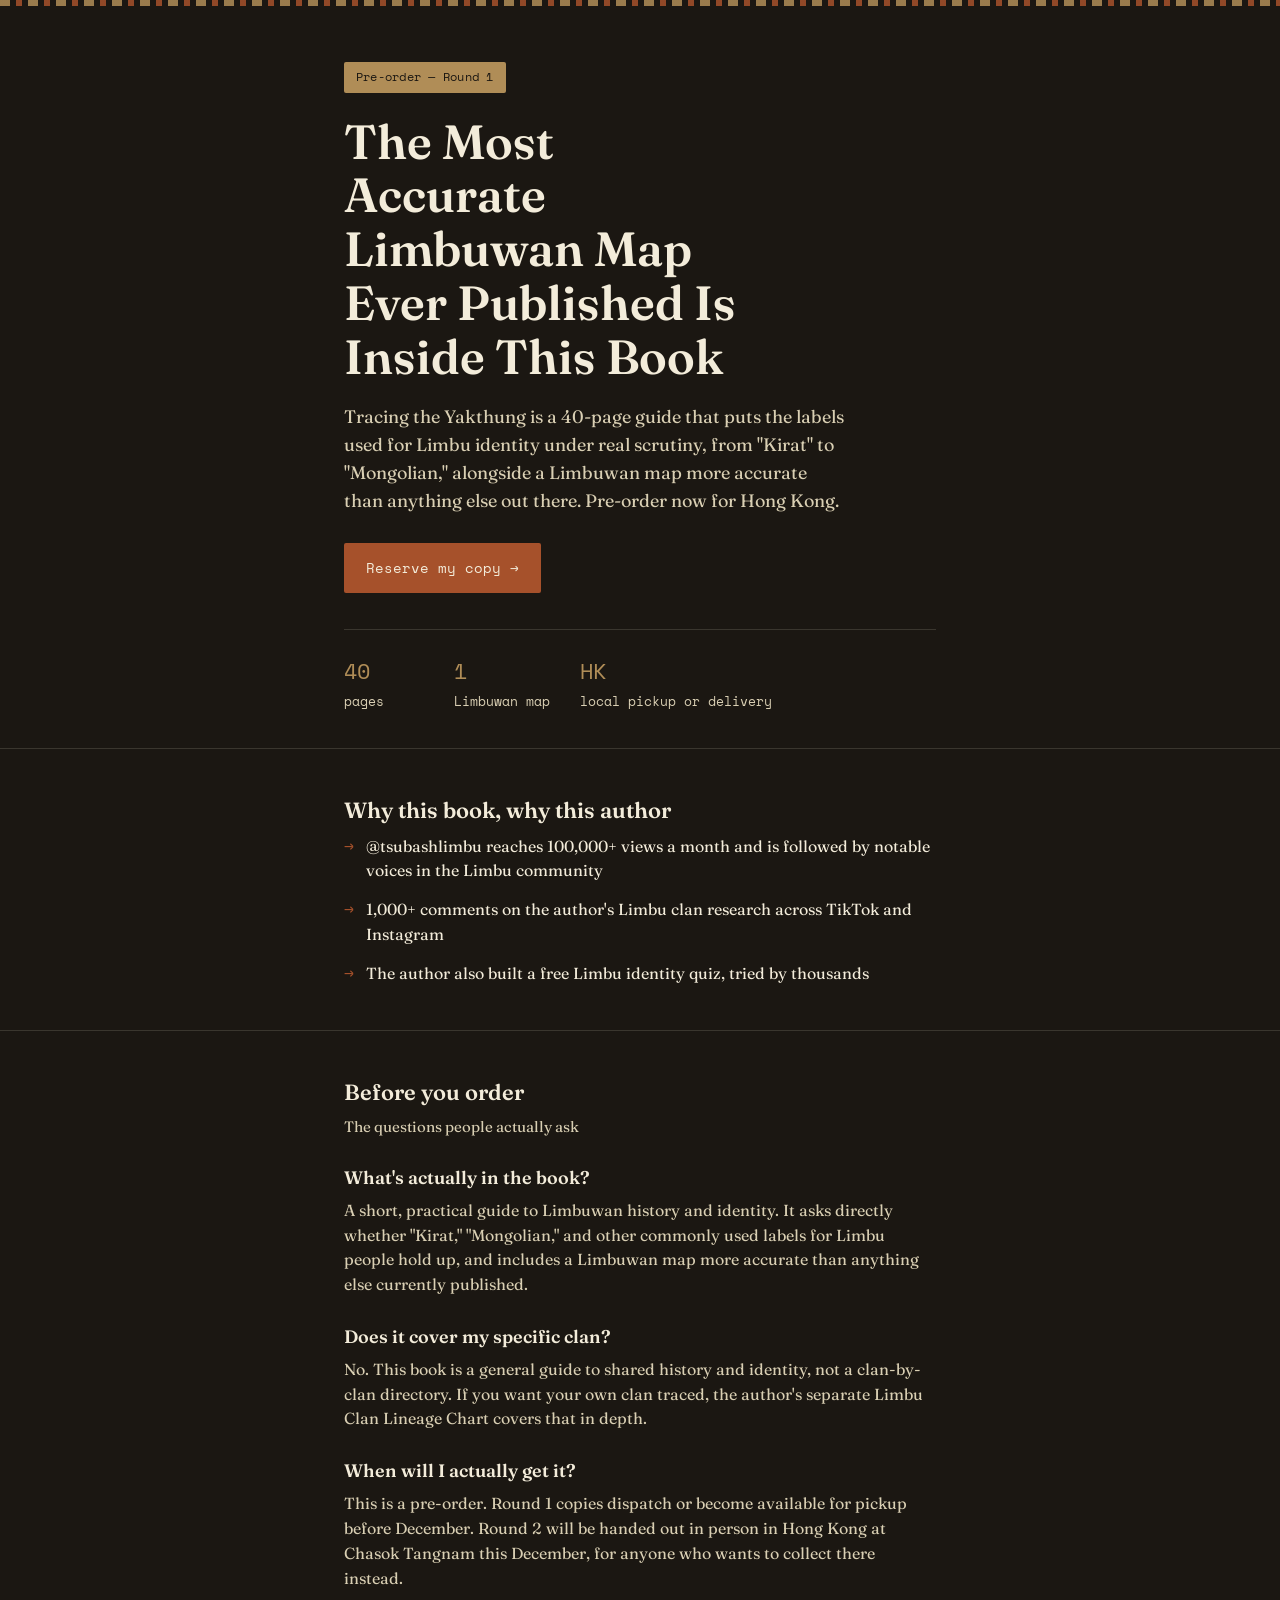
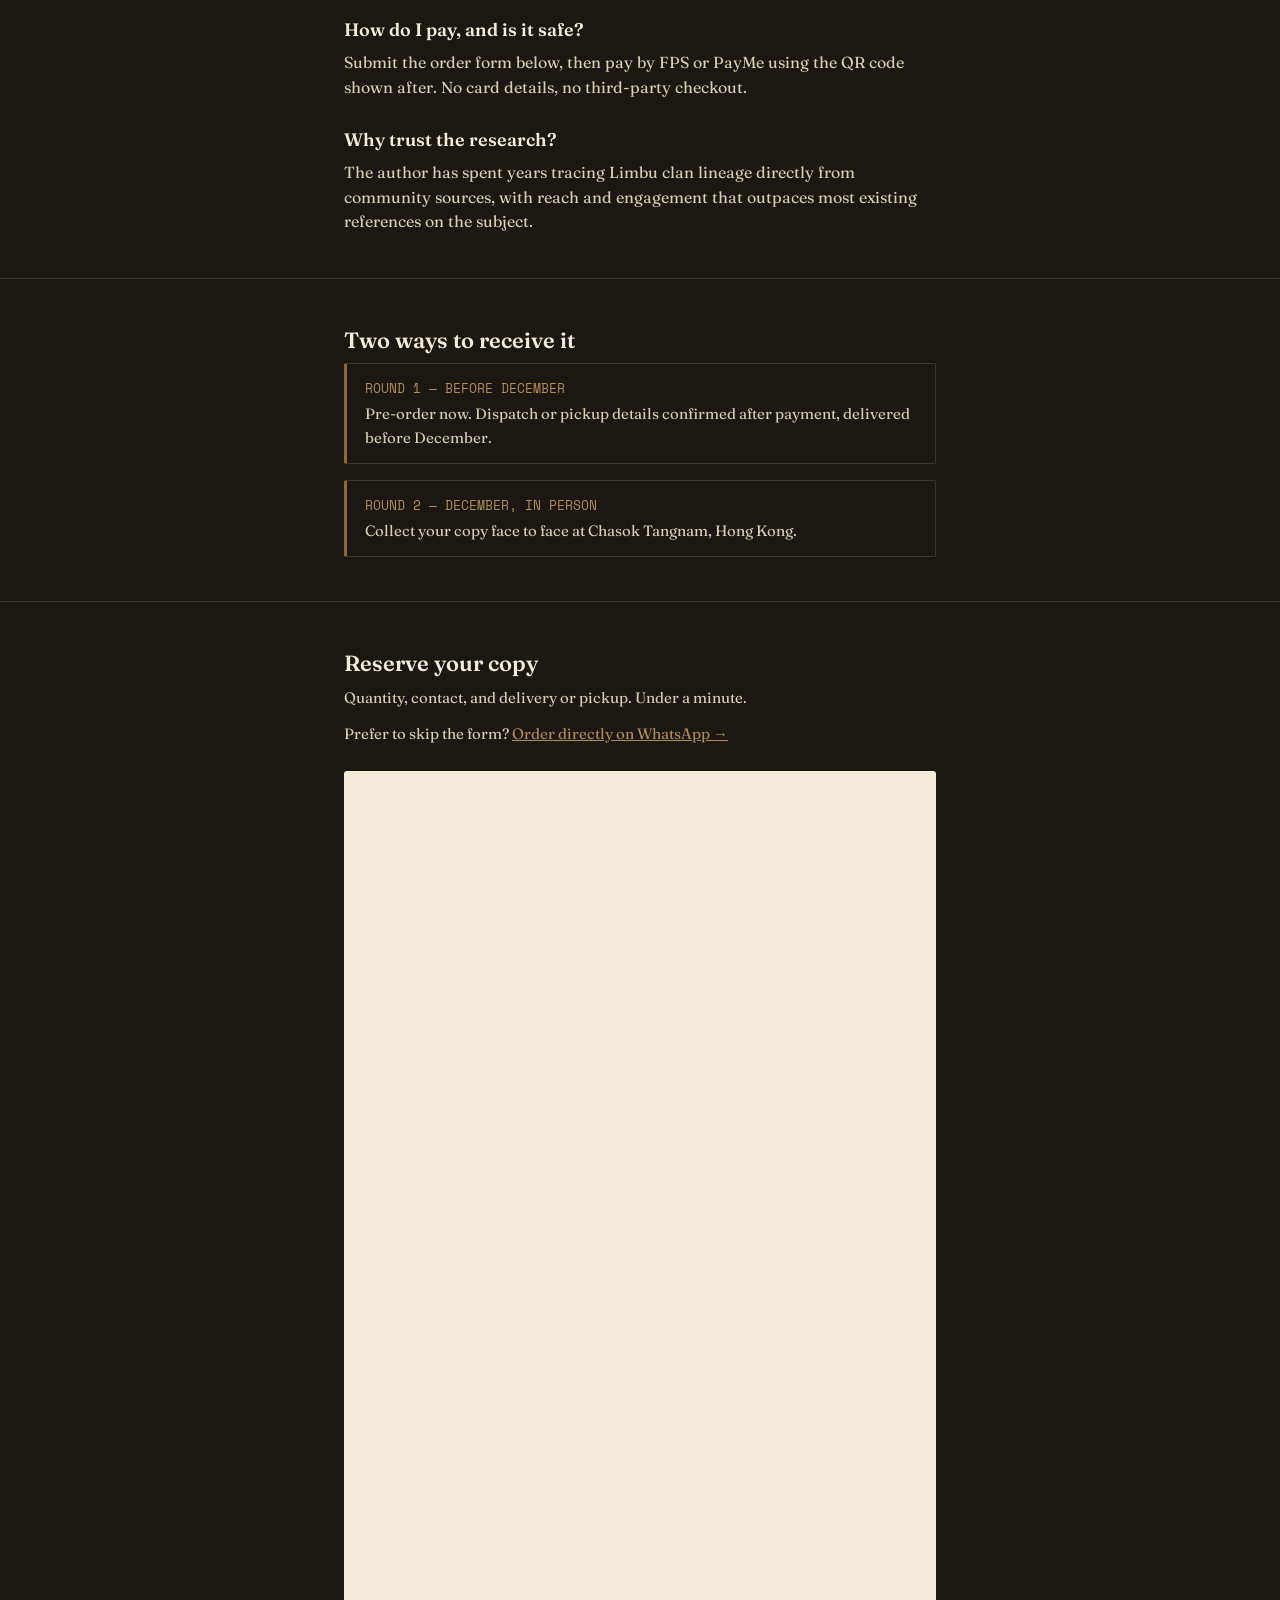
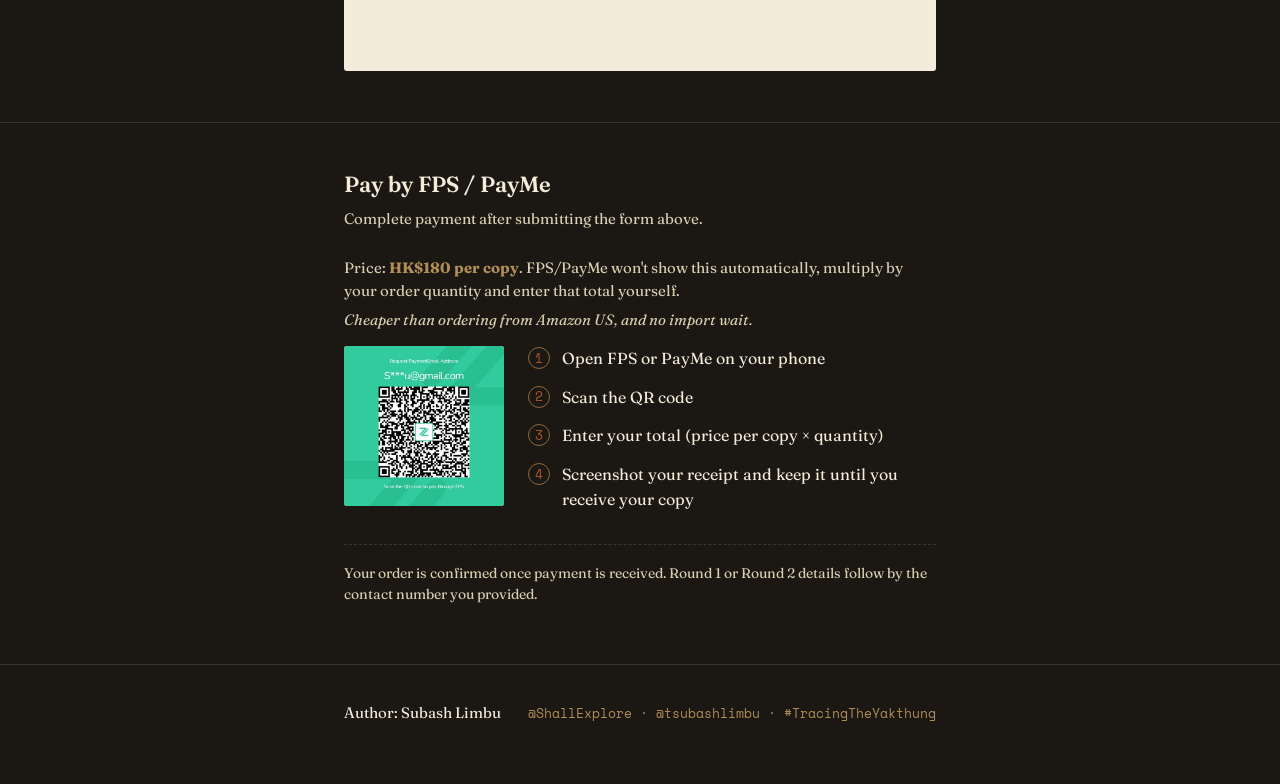
<file: ttyhk/index.html>
<!DOCTYPE html>
<html lang="en">
<head>
<meta charset="UTF-8">
<!-- Cloudflare Web Analytics --><script type='module' src='https://static.cloudflareinsights.com/beacon.min.js' data-cf-beacon='{"token": "e67f9ac42f994f4aa760be0be08aa999"}'></script><!-- End Cloudflare Web Analytics -->
<meta name="viewport" content="width=device-width, initial-scale=1.0">
<title>Tracing the Yakthung — Hong Kong Pre-Order</title>
<meta name="description" content="Pre-order Tracing the Yakthung, a 40-page guide to Limbu identity and the Limbuwan map, with delivery or pickup in Hong Kong.">
<link rel="preconnect" href="https://fonts.googleapis.com">
<link rel="preconnect" href="https://fonts.gstatic.com" crossorigin>
<link href="https://fonts.googleapis.com/css2?family=Fraunces:opsz,wght@9..144,400;9..144,500;9..144,600;9..144,700&family=Space+Mono:wght@400;700&display=swap" rel="stylesheet">
<style>
  :root {
    --ink: #1b1712;
    --ink-soft: #262019;
    --parchment: #f3ecda;
    --parchment-dim: #d9cfb3;
    --brass: #b08d57;
    --brass-deep: #8a6a3d;
    --rust: #a6512b;
    --line: rgba(243, 236, 218, 0.14);
    --max: 640px;
  }

  * { box-sizing: border-box; }
  html { scroll-behavior: smooth; }

  body {
    margin: 0;
    background: var(--ink);
    color: var(--parchment);
    font-family: 'Fraunces', serif;
    line-height: 1.55;
    -webkit-font-smoothing: antialiased;
  }

  .wrap { max-width: var(--max); margin: 0 auto; padding: 0 24px; }
  .mono { font-family: 'Space Mono', monospace; }

  .band {
    height: 6px;
    background: repeating-linear-gradient(
      90deg,
      var(--brass) 0px, var(--brass) 10px,
      transparent 10px, transparent 16px,
      var(--rust) 16px, var(--rust) 22px,
      transparent 22px, transparent 28px
    );
    opacity: 0.85;
  }

  header.hero { padding: 56px 0 36px; border-bottom: 1px solid var(--line); }

  .preorder-badge {
    display: inline-block;
    font-family: 'Space Mono', monospace;
    font-size: 12px;
    letter-spacing: 0.02em;
    color: var(--ink);
    background: var(--brass);
    padding: 6px 12px;
    border-radius: 2px;
    margin-bottom: 22px;
  }

  h1 {
    font-size: clamp(32px, 6.5vw, 48px);
    font-weight: 600;
    line-height: 1.12;
    margin: 0 0 20px;
    max-width: 13ch;
  }

  .lede {
    font-size: 18px;
    color: var(--parchment-dim);
    max-width: 42ch;
    margin: 0 0 28px;
  }

  .cta-btn {
    display: inline-block;
    font-family: 'Space Mono', monospace;
    font-size: 14px;
    background: var(--rust);
    color: var(--parchment);
    text-decoration: none;
    padding: 14px 22px;
    border-radius: 2px;
    margin-bottom: 36px;
  }

  .stat-row {
    display: flex;
    gap: 30px;
    flex-wrap: wrap;
    padding-top: 24px;
    border-top: 1px solid var(--line);
  }

  .stat { min-width: 80px; }
  .stat .num { font-family: 'Space Mono', monospace; font-size: 22px; color: var(--brass); display: block; }
  .stat .label { font-size: 13px; color: var(--parchment-dim); }

  section { padding: 44px 0; border-bottom: 1px solid var(--line); }

  h2 { font-size: 22px; font-weight: 600; margin: 0 0 6px; }
  .section-note { color: var(--parchment-dim); font-size: 15px; margin: 0 0 26px; }

  .trust-strip {
    display: grid;
    gap: 14px;
  }

  .trust-strip .row {
    display: flex;
    gap: 12px;
    align-items: baseline;
    font-size: 16px;
  }

  .trust-strip .mark { font-family: 'Space Mono', monospace; color: var(--rust); flex-shrink: 0; }

  .faq { display: grid; gap: 26px; }

  .faq-item .q {
    font-size: 18px;
    font-weight: 600;
    margin: 0 0 6px;
    color: var(--parchment);
  }

  .faq-item .a {
    font-size: 16px;
    color: var(--parchment-dim);
    margin: 0;
  }

  .faq-item .a a { color: var(--brass); }

  .timeline {
    display: grid;
    gap: 16px;
  }

  .timeline .round {
    border: 1px solid var(--line);
    border-left: 3px solid var(--brass-deep);
    padding: 14px 18px;
    border-radius: 2px;
  }

  .timeline .round .when {
    font-family: 'Space Mono', monospace;
    font-size: 13px;
    color: var(--brass);
    display: block;
    margin-bottom: 4px;
  }

  .timeline .round p { margin: 0; font-size: 15px; color: var(--parchment-dim); }

  .order-form-frame {
    width: 100%;
    min-height: 900px;
    border: 1px solid var(--line);
    background: var(--parchment);
    border-radius: 3px;
  }

  .payment-block {
    display: grid;
    grid-template-columns: 160px 1fr;
    gap: 24px;
    align-items: start;
  }

  @media (max-width: 480px) { .payment-block { grid-template-columns: 1fr; } }

  .qr-slot {
    width: 160px; height: 160px;
    background: var(--parchment);
    border-radius: 3px;
    display: flex; align-items: center; justify-content: center;
    overflow: hidden;
  }

  .qr-slot img {
    width: 100%; height: 100%;
    object-fit: contain;
  }

  .payment-steps { margin: 0; padding: 0; list-style: none; counter-reset: step; }

  .payment-steps li {
    counter-increment: step;
    padding-left: 34px;
    position: relative;
    margin-bottom: 14px;
    font-size: 16px;
  }

  .payment-steps li::before {
    content: counter(step);
    position: absolute; left: 0; top: 1px;
    font-family: 'Space Mono', monospace; font-size: 13px;
    color: var(--rust);
    border: 1px solid var(--brass-deep);
    width: 20px; height: 20px;
    display: flex; align-items: center; justify-content: center;
    border-radius: 50%;
  }

  .fulfil-note {
    font-size: 14px; color: var(--parchment-dim);
    margin-top: 18px; padding-top: 18px;
    border-top: 1px dashed var(--line);
  }

  footer {
    padding: 36px 0 60px;
    display: flex; justify-content: space-between; align-items: center;
    flex-wrap: wrap; gap: 14px;
  }

  footer .author { font-size: 15px; }
  footer .handles { font-family: 'Space Mono', monospace; font-size: 13px; color: var(--brass); }
</style>
</head>
<body>

<div class="band"></div>

<header class="hero">
  <div class="wrap">
    <span class="preorder-badge mono">Pre-order — Round 1</span>
    <h1>The Most Accurate Limbuwan Map Ever Published Is Inside This Book</h1>
    <p class="lede">Tracing the Yakthung is a 40-page guide that puts the labels used for Limbu identity under real scrutiny, from "Kirat" to "Mongolian," alongside a Limbuwan map more accurate than anything else out there. Pre-order now for Hong Kong.</p>
    <a href="#order" class="cta-btn">Reserve my copy →</a>
    <div class="stat-row mono">
      <div class="stat">
        <span class="num">40</span>
        <span class="label">pages</span>
      </div>
      <div class="stat">
        <span class="num">1</span>
        <span class="label">Limbuwan map</span>
      </div>
      <div class="stat">
        <span class="num">HK</span>
        <span class="label">local pickup or delivery</span>
      </div>
    </div>
  </div>
</header>

<section id="trust">
  <div class="wrap">
    <h2>Why this book, why this author</h2>
    <div class="trust-strip">
      <div class="row"><span class="mark mono">→</span> @tsubashlimbu reaches 100,000+ views a month and is followed by notable voices in the Limbu community</div>
      <div class="row"><span class="mark mono">→</span> 1,000+ comments on the author's Limbu clan research across TikTok and Instagram</div>
      <div class="row"><span class="mark mono">→</span> The author also built a free Limbu identity quiz, tried by thousands</div>
    </div>
  </div>
</section>

<section id="faq">
  <div class="wrap">
    <h2>Before you order</h2>
    <p class="section-note">The questions people actually ask</p>
    <div class="faq">
      <div class="faq-item">
        <p class="q">What's actually in the book?</p>
        <p class="a">A short, practical guide to Limbuwan history and identity. It asks directly whether "Kirat," "Mongolian," and other commonly used labels for Limbu people hold up, and includes a Limbuwan map more accurate than anything else currently published.</p>
      </div>
      <div class="faq-item">
        <p class="q">Does it cover my specific clan?</p>
        <p class="a">No. This book is a general guide to shared history and identity, not a clan-by-clan directory. If you want your own clan traced, the author's separate Limbu Clan Lineage Chart covers that in depth.</p>
      </div>
      <div class="faq-item">
        <p class="q">When will I actually get it?</p>
        <p class="a">This is a pre-order. Round 1 copies dispatch or become available for pickup before December. Round 2 will be handed out in person in Hong Kong at Chasok Tangnam this December, for anyone who wants to collect there instead.</p>
      </div>
      <div class="faq-item">
        <p class="q">How do I pay, and is it safe?</p>
        <p class="a">Submit the order form below, then pay by FPS or PayMe using the QR code shown after. No card details, no third-party checkout.</p>
      </div>
      <div class="faq-item">
        <p class="q">Why trust the research?</p>
        <p class="a">The author has spent years tracing Limbu clan lineage directly from community sources, with reach and engagement that outpaces most existing references on the subject.</p>
      </div>
    </div>
  </div>
</section>

<section id="timeline">
  <div class="wrap">
    <h2>Two ways to receive it</h2>
    <div class="timeline">
      <div class="round">
        <span class="when mono">ROUND 1 — BEFORE DECEMBER</span>
        <p>Pre-order now. Dispatch or pickup details confirmed after payment, delivered before December.</p>
      </div>
      <div class="round">
        <span class="when mono">ROUND 2 — DECEMBER, IN PERSON</span>
        <p>Collect your copy face to face at Chasok Tangnam, Hong Kong.</p>
      </div>
    </div>
  </div>
</section>

<section id="order">
  <div class="wrap">
    <h2>Reserve your copy</h2>
    <p class="section-note">Quantity, contact, and delivery or pickup. Under a minute.</p>
    <p class="section-note" style="margin-top:-14px; margin-bottom:26px;">
      Prefer to skip the form? <a href="https://wa.me/85296341174?text=Hi%2C%20I%27d%20like%20to%20pre-order%20Tracing%20the%20Yakthung" style="color:var(--brass);">Order directly on WhatsApp →</a>
    </p>
    <!-- Replace src below with your Google Form's published /viewform URL, plus ?embedded=true -->
    <iframe class="order-form-frame" src="https://docs.google.com/forms/d/e/1FAIpQLSeqOvEuvyBhG61vxf5E6R1-El8JiDtsYHUgMFcimwo5g_axOw/viewform?embedded=true" title="Tracing the Yakthung order form">Loading order form…</iframe>
  </div>
</section>

<section id="pay">
  <div class="wrap">
    <h2>Pay by FPS / PayMe</h2>
    <p class="section-note">Complete payment after submitting the form above.</p>
    <p class="section-note" style="margin-bottom:6px;">Price: <strong style="color:var(--brass);">HK$180 per copy</strong>. FPS/PayMe won't show this automatically, multiply by your order quantity and enter that total yourself.</p>
    <p class="section-note" style="margin-bottom:14px; font-style:italic;">Cheaper than ordering from Amazon US, and no import wait.</p>
    <div class="payment-block">
      <div class="qr-slot"><img src="/assets/ttyhk-fps-qr.jpg" alt="Scan to pay via FPS"></div>
      <ol class="payment-steps">
        <li>Open FPS or PayMe on your phone</li>
        <li>Scan the QR code</li>
        <li>Enter your total (price per copy × quantity)</li>
        <li>Screenshot your receipt and keep it until you receive your copy</li>
      </ol>
    </div>
    <p class="fulfil-note">Your order is confirmed once payment is received. Round 1 or Round 2 details follow by the contact number you provided.</p>
  </div>
</section>

<footer>
  <div class="wrap" style="display:flex; justify-content:space-between; align-items:center; flex-wrap:wrap; gap:14px; width:100%;">
    <div class="author">Author: Subash Limbu</div>
    <div class="handles">@ShallExplore · @tsubashlimbu · #TracingTheYakthung</div>
  </div>
</footer>

</body>
</html>
</file>
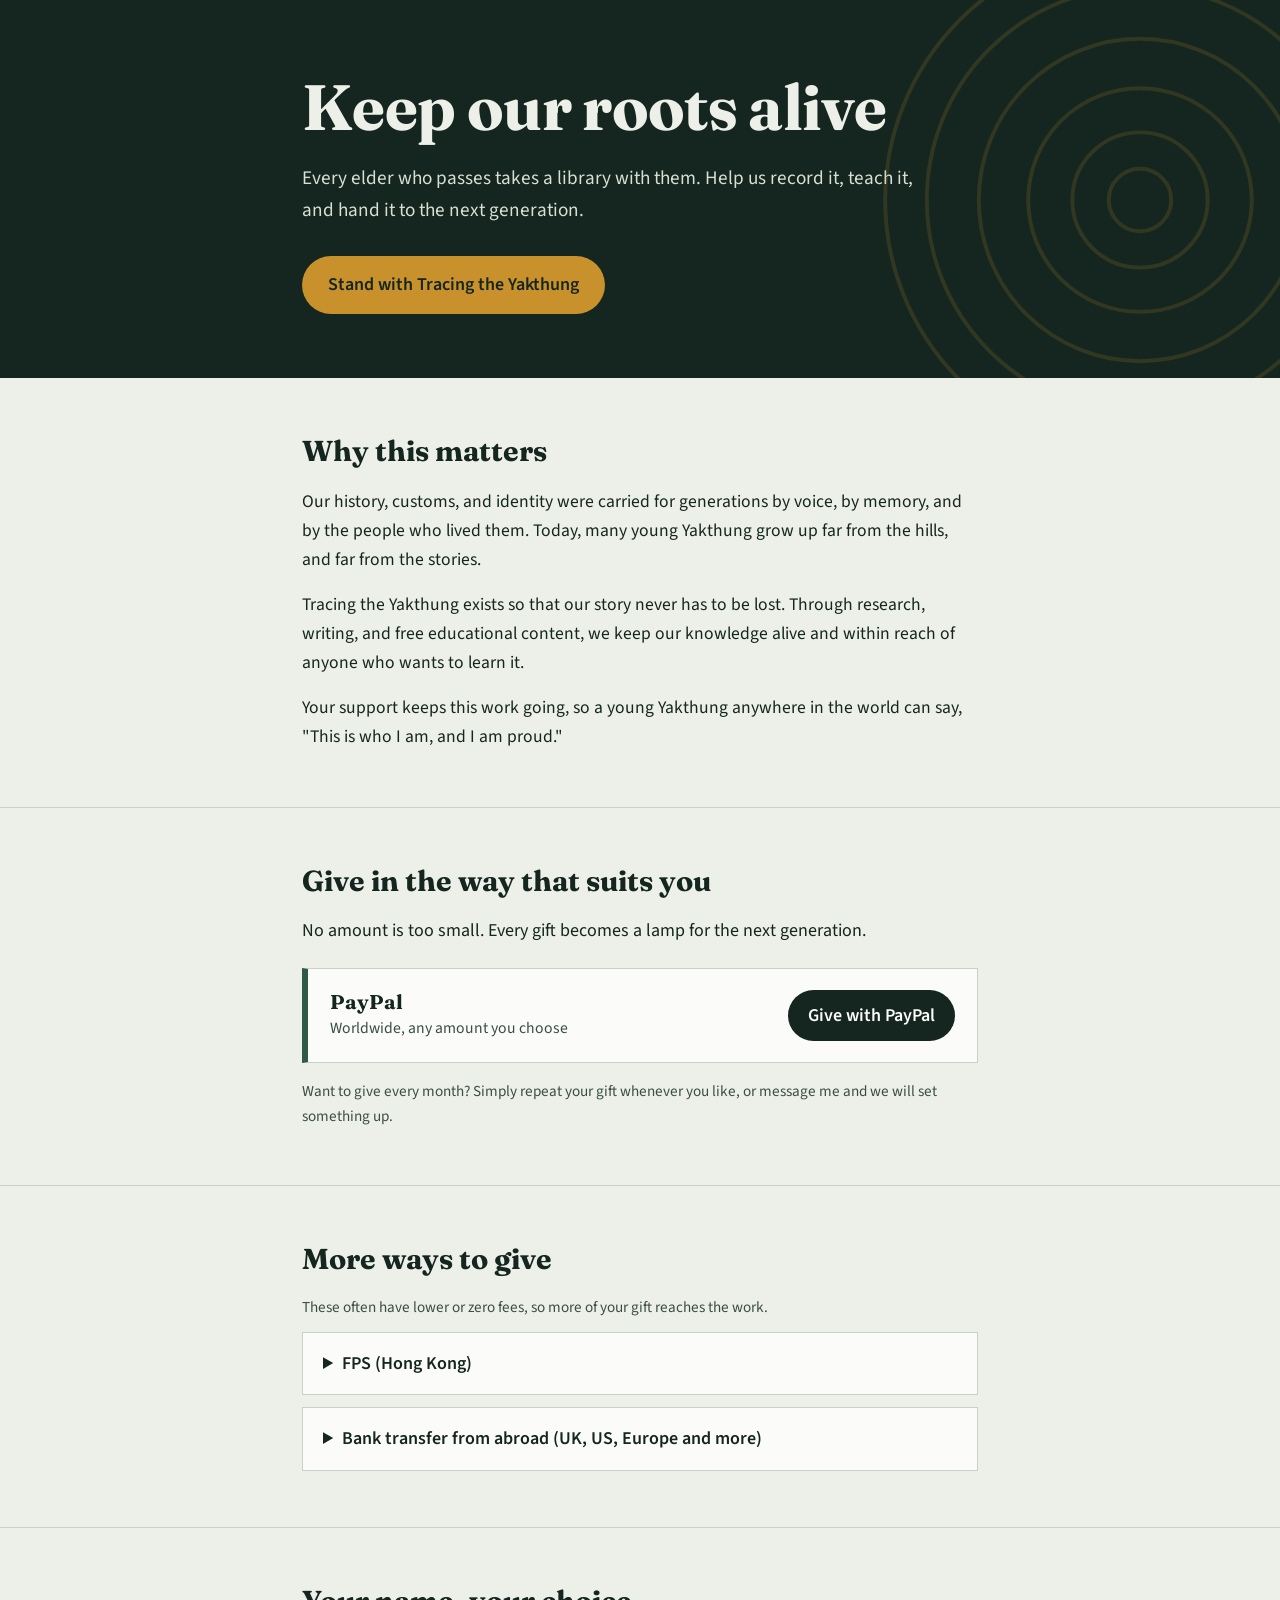
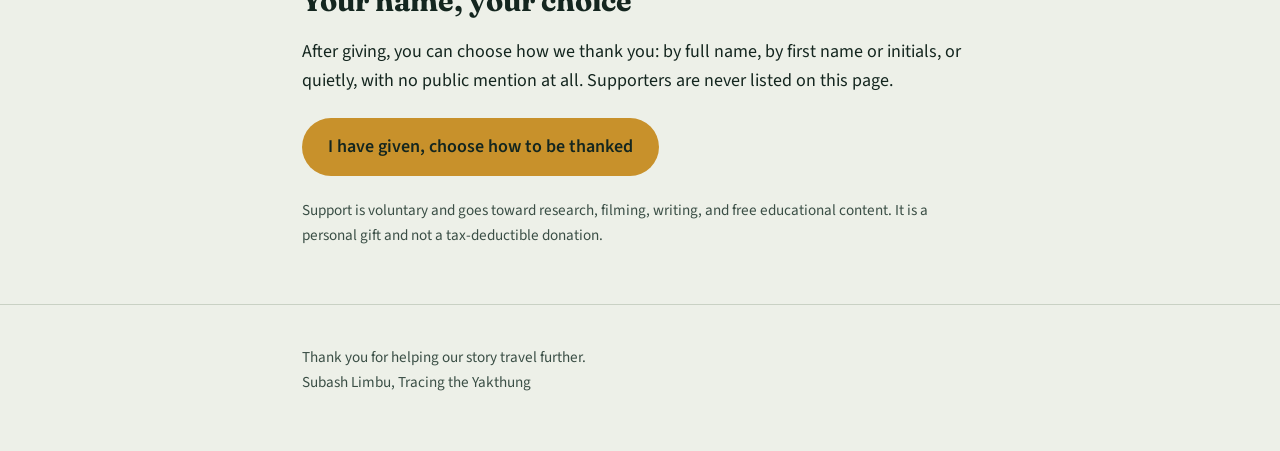
<file: yakthungforlife/index.html>
<!DOCTYPE html>
<html lang="en">
<head>
<meta charset="utf-8">
<!-- Cloudflare Web Analytics --><script type='module' src='https://static.cloudflareinsights.com/beacon.min.js' data-cf-beacon='{"token": "e67f9ac42f994f4aa760be0be08aa999"}'></script><!-- End Cloudflare Web Analytics -->
<meta name="viewport" content="width=device-width, initial-scale=1">
<title>Keep Our Roots Alive | Tracing the Yakthung</title>
<meta name="description" content="Support the preservation of Yakthung history, knowledge, customs and identity for the next generation.">
<!-- Unlisted page: hidden from search engines. Do not add to menus or sitemap. -->
<meta name="robots" content="noindex, nofollow">
<link rel="preconnect" href="https://fonts.googleapis.com">
<link rel="preconnect" href="https://fonts.gstatic.com" crossorigin>
<link href="https://fonts.googleapis.com/css2?family=Fraunces:opsz,wght@9..144,500;9..144,700&family=Source+Sans+3:wght@400;600&display=swap" rel="stylesheet">
<style>
:root{
  --mist:#EDF0E8; --ink:#14261F; --moss:#2F5A46; --clay:#A63A2B; --gold:#C8912B; --line:#C9D1C4; --white:#FBFCF9;
  --serif:"Fraunces",Georgia,"Times New Roman",serif; --sans:"Source Sans 3",system-ui,-apple-system,"Segoe UI",sans-serif;
}
*{box-sizing:border-box;margin:0;padding:0}
html{scroll-behavior:smooth}
body{background:var(--mist);color:var(--ink);font:18px/1.65 var(--sans)}
a{color:var(--clay)}
:focus-visible{outline:3px solid var(--gold);outline-offset:3px}
.wrap{max-width:720px;margin:0 auto;padding:0 22px}
header.hero{background:var(--ink);color:var(--mist);padding:72px 0 64px;position:relative;overflow:hidden}
header.hero svg{position:absolute;right:-120px;top:-60px;width:520px;height:520px;opacity:.16}
h1{font:700 clamp(2.4rem,7vw,4rem)/1.08 var(--serif);letter-spacing:-.01em;max-width:11em}
.hero p{margin-top:22px;font-size:1.2rem;max-width:32em;color:#D9E0D3}
.btn{display:inline-block;background:var(--gold);color:var(--ink);font-weight:600;text-decoration:none;padding:14px 26px;border-radius:999px;margin-top:30px}
.btn:hover{background:#D9A23A}
section{padding:56px 0;border-bottom:1px solid var(--line)}
h2{font:700 1.8rem/1.2 var(--serif);margin-bottom:18px}
p+p{margin-top:16px}
.story p{font-size:1.1rem}
.tiers{display:grid;gap:14px;margin-top:22px}
.tier{background:var(--white);border:1px solid var(--line);border-left:6px solid var(--moss);padding:20px 22px;display:flex;gap:16px;align-items:center;justify-content:space-between;flex-wrap:wrap}
.tier:nth-child(2){border-left-color:var(--gold)}
.tier:nth-child(3){border-left-color:var(--clay)}
.tier h3{font:700 1.25rem var(--serif)}
.tier p{font-size:.98rem;color:#3A4E45;margin:2px 0 0}
.tier a.pay{background:var(--ink);color:var(--white);text-decoration:none;font-weight:600;padding:11px 20px;border-radius:999px;white-space:nowrap}
.tier a.pay:hover{background:var(--moss)}
details{background:var(--white);border:1px solid var(--line);padding:16px 20px;margin-top:12px}
summary{cursor:pointer;font-weight:600}
details p{margin-top:10px;font-size:1rem}
code{background:var(--mist);padding:2px 8px;font-size:.95rem;word-break:break-all}
img.qr{display:block;width:180px;max-width:100%;margin-top:12px;border:1px solid var(--line)}
.note{font-size:.95rem;color:#3A4E45}
footer{padding:40px 0 56px;font-size:.95rem;color:#3A4E45}
@media (prefers-reduced-motion:reduce){html{scroll-behavior:auto}}
</style>
</head>
<body>

<header class="hero">
  <!-- Tree rings: a quiet nod to roots and time -->
  <svg viewBox="0 0 200 200" fill="none" stroke="#C8912B" stroke-width="1.5" aria-hidden="true">
    <circle cx="100" cy="100" r="12"/><circle cx="100" cy="100" r="26"/><circle cx="100" cy="100" r="43"/>
    <circle cx="100" cy="100" r="62"/><circle cx="100" cy="100" r="82"/><circle cx="100" cy="100" r="98"/>
  </svg>
  <div class="wrap">
    <h1>Keep our roots alive</h1>
    <p>Every elder who passes takes a library with them. Help us record it, teach it, and hand it to the next generation.</p>
    <a class="btn" href="#give">Stand with Tracing the Yakthung</a>
  </div>
</header>

<main>
<section class="story">
  <div class="wrap">
    <h2>Why this matters</h2>
    <p>Our history, customs, and identity were carried for generations by voice, by memory, and by the people who lived them. Today, many young Yakthung grow up far from the hills, and far from the stories.</p>
    <p>Tracing the Yakthung exists so that our story never has to be lost. Through research, writing, and free educational content, we keep our knowledge alive and within reach of anyone who wants to learn it.</p>
    <p>Your support keeps this work going, so a young Yakthung anywhere in the world can say, "This is who I am, and I am proud."</p>
  </div>
</section>

<section id="give">
  <div class="wrap">
    <h2>Give in the way that suits you</h2>
    <p>No amount is too small. Every gift becomes a lamp for the next generation.</p>

    <div class="tiers">
      <div class="tier">
        <div><h3>PayPal</h3><p>Worldwide, any amount you choose</p></div>
        <a class="pay" href="https://www.paypal.me/subashlimbu97" rel="noopener">Give with PayPal</a>
      </div>
    </div>
    <p class="note" style="margin-top:16px">Want to give every month? Simply repeat your gift whenever you like, or message me and we will set something up.</p>
  </div>
</section>

<section>
  <div class="wrap">
    <h2>More ways to give</h2>
    <p class="note">These often have lower or zero fees, so more of your gift reaches the work.</p>

    <details>
      <summary>FPS (Hong Kong)</summary>
      <p>Send via FPS to ID: <code>106538200</code></p>
    </details>

    <details>
      <summary>Bank transfer from abroad (UK, US, Europe and more)</summary>
      <p>Message me on <a href="https://instagram.com/tsubashlimbu" rel="noopener">Instagram @tsubashlimbu</a> and I will send you the transfer details.</p>
    </details>

    <!-- FUTURE: Nepal wallets (Khalti / eSewa / IME Pay). Uncomment when QR is ready, then add qr-nepal-wallet.png next to this file.
    <details>
      <summary>Nepal wallets (Khalti, eSewa, IME Pay)</summary>
      <p>Scan the QR code in your wallet app.</p>
      <img class="qr" src="qr-nepal-wallet.png" alt="QR code for Nepal wallet donations">
    </details>
    -->
  </div>
</section>

<section>
  <div class="wrap">
    <h2>Your name, your choice</h2>
    <p>After giving, you can choose how we thank you: by full name, by first name or initials, or quietly, with no public mention at all. Supporters are never listed on this page.</p>
    <a class="btn" style="margin-top:22px" href="thank-you.html">I have given, choose how to be thanked</a>
    <p class="note" style="margin-top:22px">Support is voluntary and goes toward research, filming, writing, and free educational content. It is a personal gift and not a tax-deductible donation.</p>
  </div>
</section>
</main>

<footer>
  <div class="wrap">
    <p>Thank you for helping our story travel further.<br>Subash Limbu, Tracing the Yakthung</p>
  </div>
</footer>

</body>
</html>
</file>
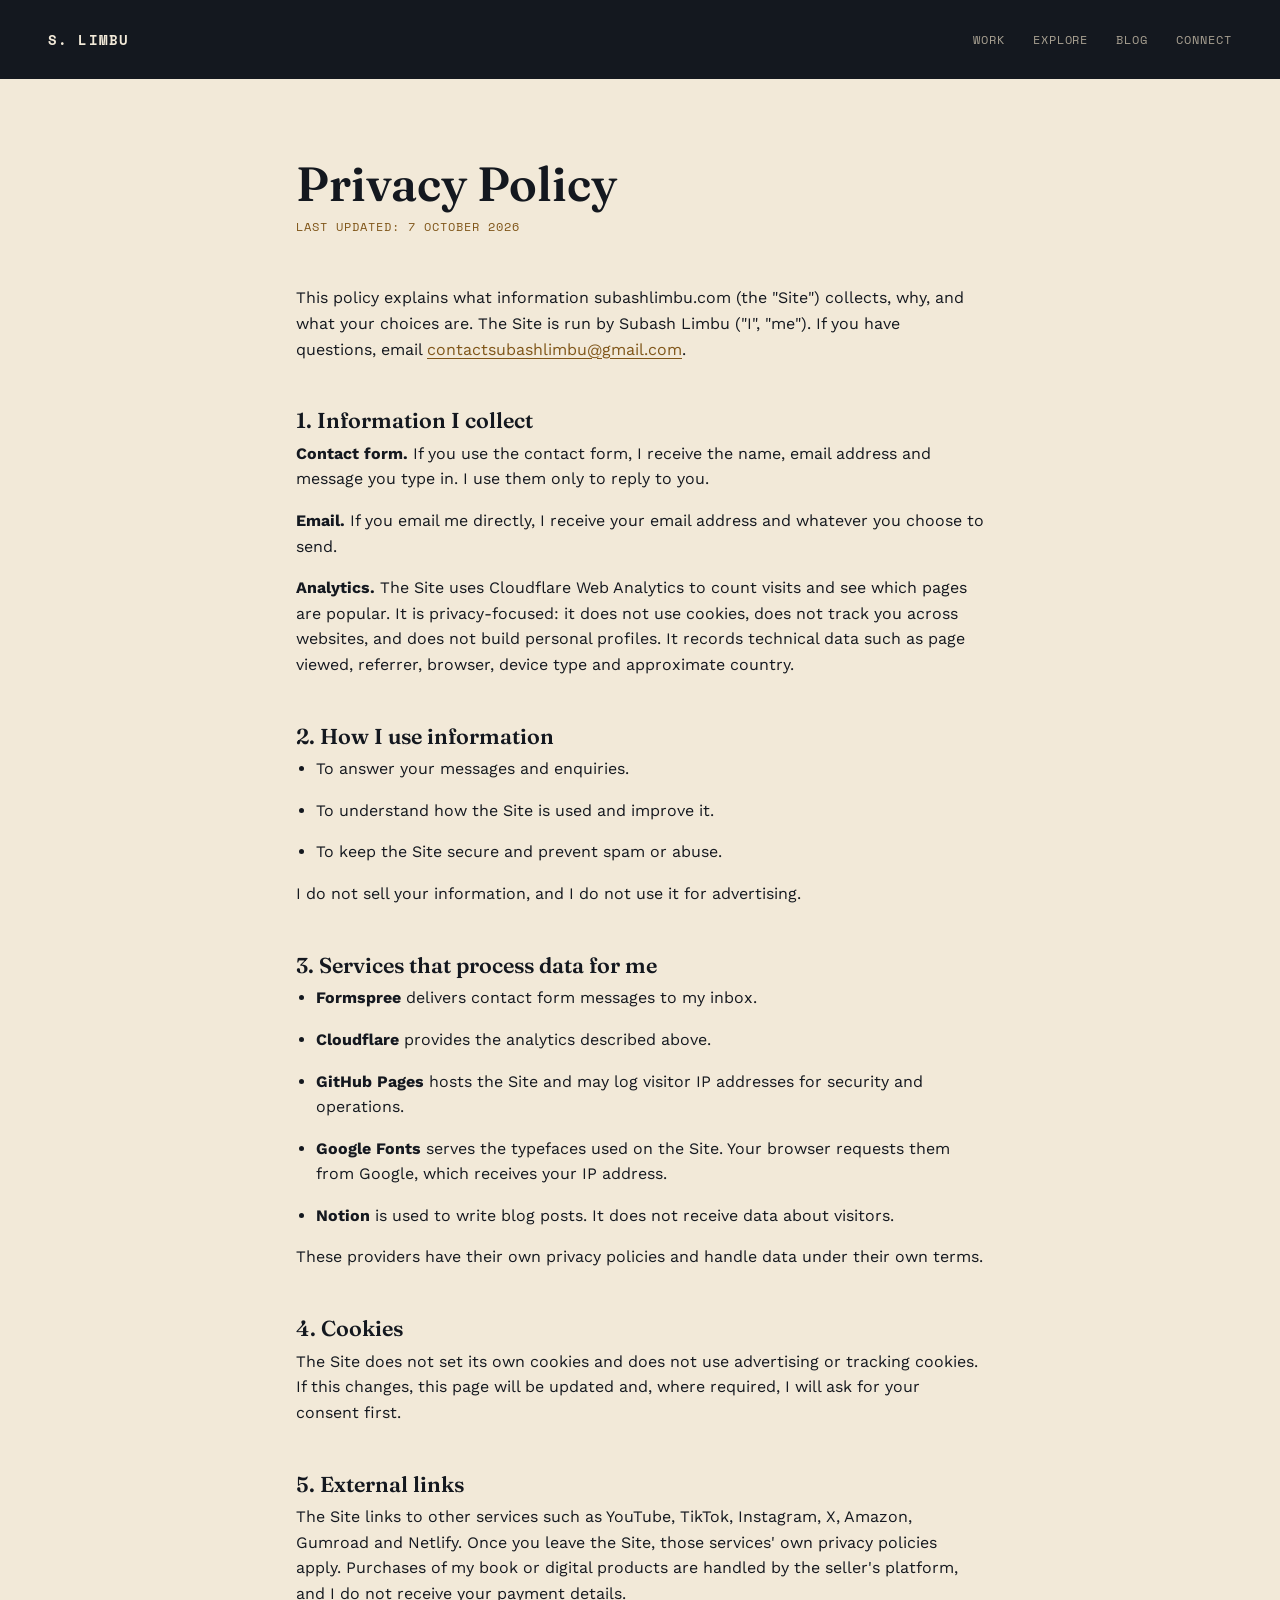
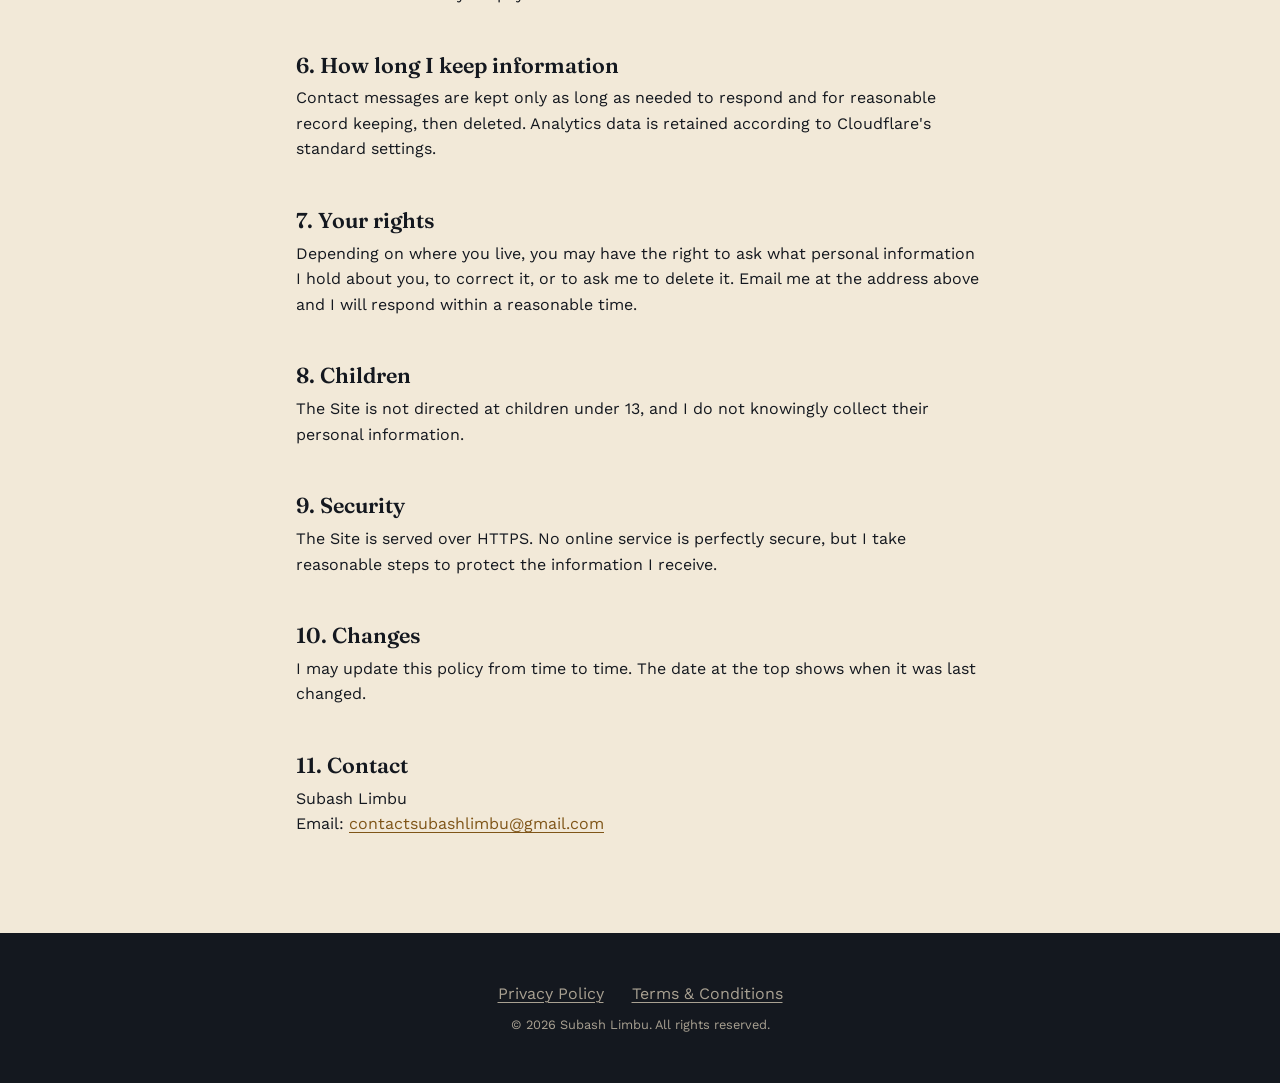
<file: privacy.html>
<!DOCTYPE html>
<html lang="en">
<head>
<meta charset="UTF-8">
<meta name="viewport" content="width=device-width, initial-scale=1.0">
<title>Privacy Policy | Subash Limbu</title>
<meta name="description" content="How subashlimbu.com collects, uses and protects your information, including the contact form and analytics.">
<link rel="canonical" href="https://subashlimbu.com/privacy.html">
<link rel="icon" type="image/png" href="/assets/favicon.png">
<meta property="og:type" content="website">
<meta property="og:title" content="Privacy Policy | Subash Limbu">
<meta property="og:description" content="How subashlimbu.com collects, uses and protects your information.">
<meta property="og:url" content="https://subashlimbu.com/privacy.html">
<meta property="og:image" content="https://subashlimbu.com/assets/img/og-cover.jpg">
<meta name="twitter:card" content="summary_large_image">
<!-- Cloudflare Web Analytics --><script type='module' src='https://static.cloudflareinsights.com/beacon.min.js' data-cf-beacon='{"token": "e67f9ac42f994f4aa760be0be08aa999"}'></script><!-- End Cloudflare Web Analytics -->
<link rel="preconnect" href="https://fonts.googleapis.com">
<link rel="preconnect" href="https://fonts.gstatic.com" crossorigin>
<link href="https://fonts.googleapis.com/css2?family=Fraunces:ital,opsz,wght@0,9..144,500;0,9..144,600;1,9..144,500&family=Work+Sans:wght@400;500;600&family=Space+Mono:wght@400;700&display=swap" rel="stylesheet" media="print" onload="this.media='all'">
<noscript><link href="https://fonts.googleapis.com/css2?family=Fraunces:ital,opsz,wght@0,9..144,500;0,9..144,600;1,9..144,500&family=Work+Sans:wght@400;500;600&family=Space+Mono:wght@400;700&display=swap" rel="stylesheet"></noscript>
<link rel="stylesheet" href="/assets/css/style.css">
<style>
  .legal { max-width: 720px; margin: 0 auto; padding: var(--space-5) var(--space-2) var(--space-5); }
  .legal h1 { font-size: clamp(2rem, 6vw, 3rem); margin-bottom: var(--space-1); }
  .legal .updated { font-family: var(--font-mono); font-size: 0.78rem; letter-spacing: 0.08em; color: var(--brass-dark); margin-bottom: var(--space-4); }
  .legal h2 { font-size: 1.35rem; margin: var(--space-4) 0 var(--space-1); }
  .legal p, .legal li { margin-bottom: var(--space-2); }
  .legal ul { padding-left: 1.25rem; margin: 0 0 var(--space-2); }
  .legal a { color: var(--brass-dark); text-decoration: underline; text-underline-offset: 3px; }
  .legal a:hover { color: var(--madder); }
  .footer-links { display: flex; justify-content: center; gap: var(--space-3); flex-wrap: wrap; }
  .footer-links a { color: var(--parchment-dim); text-decoration: underline; text-underline-offset: 3px; }
  .footer-links a:hover { color: var(--brass-bright); }
</style>
</head>
<body>

<a class="skip-link" href="#main">Skip to content</a>

<header class="site-header site-header-static">
  <a class="wordmark" href="/">S. LIMBU</a>
  <nav class="site-nav" aria-label="Primary">
    <a href="/#work">Work</a>
    <a href="/#explore">Explore</a>
    <a href="/blog/">Blog</a>
    <a href="/#contact">Connect</a>
  </nav>
</header>

<main id="main" class="legal">
  <h1>Privacy Policy</h1>
  <p class="updated">LAST UPDATED: 7 OCTOBER 2026</p>

  <p>This policy explains what information subashlimbu.com (the "Site") collects, why, and what your choices are. The Site is run by Subash Limbu ("I", "me"). If you have questions, email <a href="mailto:contactsubashlimbu@gmail.com">contactsubashlimbu@gmail.com</a>.</p>

  <h2>1. Information I collect</h2>
  <p><strong>Contact form.</strong> If you use the contact form, I receive the name, email address and message you type in. I use them only to reply to you.</p>
  <p><strong>Email.</strong> If you email me directly, I receive your email address and whatever you choose to send.</p>
  <p><strong>Analytics.</strong> The Site uses Cloudflare Web Analytics to count visits and see which pages are popular. It is privacy-focused: it does not use cookies, does not track you across websites, and does not build personal profiles. It records technical data such as page viewed, referrer, browser, device type and approximate country.</p>

  <h2>2. How I use information</h2>
  <ul>
    <li>To answer your messages and enquiries.</li>
    <li>To understand how the Site is used and improve it.</li>
    <li>To keep the Site secure and prevent spam or abuse.</li>
  </ul>
  <p>I do not sell your information, and I do not use it for advertising.</p>

  <h2>3. Services that process data for me</h2>
  <ul>
    <li><strong>Formspree</strong> delivers contact form messages to my inbox.</li>
    <li><strong>Cloudflare</strong> provides the analytics described above.</li>
    <li><strong>GitHub Pages</strong> hosts the Site and may log visitor IP addresses for security and operations.</li>
    <li><strong>Google Fonts</strong> serves the typefaces used on the Site. Your browser requests them from Google, which receives your IP address.</li>
    <li><strong>Notion</strong> is used to write blog posts. It does not receive data about visitors.</li>
  </ul>
  <p>These providers have their own privacy policies and handle data under their own terms.</p>

  <h2>4. Cookies</h2>
  <p>The Site does not set its own cookies and does not use advertising or tracking cookies. If this changes, this page will be updated and, where required, I will ask for your consent first.</p>

  <h2>5. External links</h2>
  <p>The Site links to other services such as YouTube, TikTok, Instagram, X, Amazon, Gumroad and Netlify. Once you leave the Site, those services' own privacy policies apply. Purchases of my book or digital products are handled by the seller's platform, and I do not receive your payment details.</p>

  <h2>6. How long I keep information</h2>
  <p>Contact messages are kept only as long as needed to respond and for reasonable record keeping, then deleted. Analytics data is retained according to Cloudflare's standard settings.</p>

  <h2>7. Your rights</h2>
  <p>Depending on where you live, you may have the right to ask what personal information I hold about you, to correct it, or to ask me to delete it. Email me at the address above and I will respond within a reasonable time.</p>

  <h2>8. Children</h2>
  <p>The Site is not directed at children under 13, and I do not knowingly collect their personal information.</p>

  <h2>9. Security</h2>
  <p>The Site is served over HTTPS. No online service is perfectly secure, but I take reasonable steps to protect the information I receive.</p>

  <h2>10. Changes</h2>
  <p>I may update this policy from time to time. The date at the top shows when it was last changed.</p>

  <h2>11. Contact</h2>
  <p>Subash Limbu<br>Email: <a href="mailto:contactsubashlimbu@gmail.com">contactsubashlimbu@gmail.com</a></p>
</main>

<footer class="site-footer">
  <div class="footer-links">
    <a href="/privacy.html">Privacy Policy</a>
    <a href="/terms.html">Terms &amp; Conditions</a>
  </div>
  <p>&copy; <span id="year"></span> Subash Limbu. All rights reserved.</p>
</footer>

<script src="/assets/js/main.js"></script>
</body>
</html>
</file>
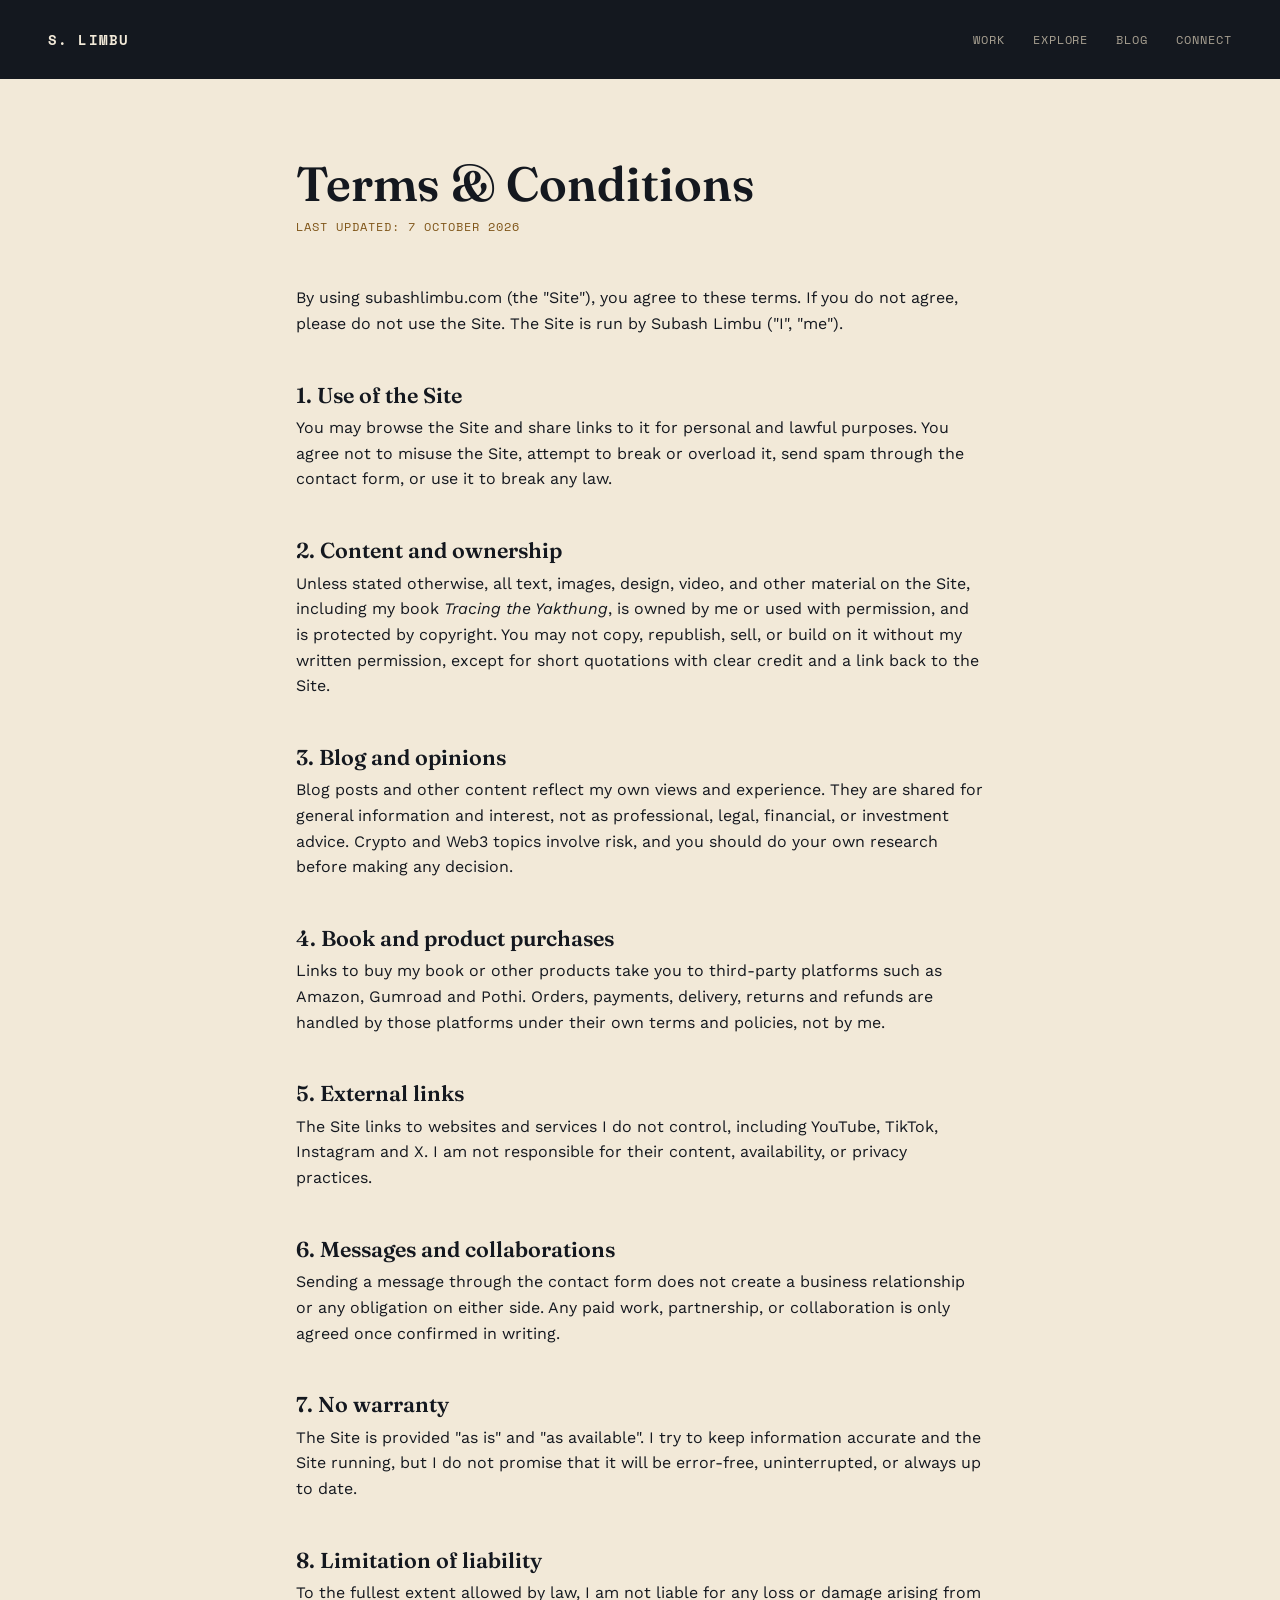
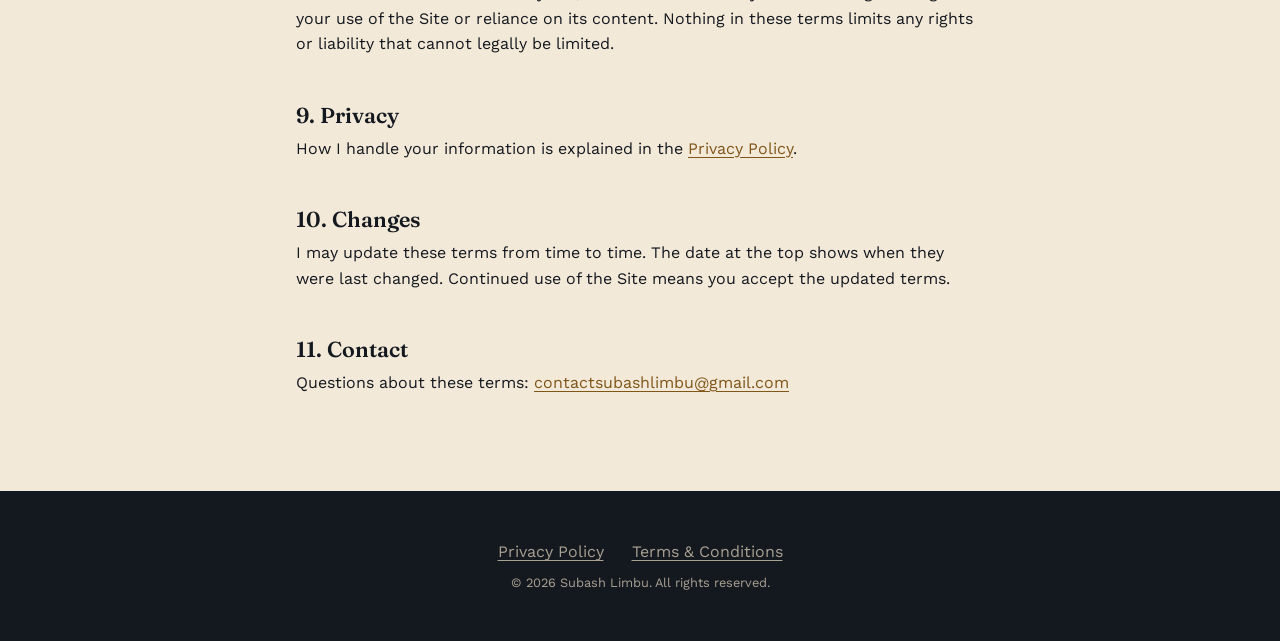
<file: terms.html>
<!DOCTYPE html>
<html lang="en">
<head>
<meta charset="UTF-8">
<meta name="viewport" content="width=device-width, initial-scale=1.0">
<title>Terms &amp; Conditions | Subash Limbu</title>
<meta name="description" content="The terms for using subashlimbu.com, including content ownership, external links, and book purchases.">
<link rel="canonical" href="https://subashlimbu.com/terms.html">
<link rel="icon" type="image/png" href="/assets/favicon.png">
<meta property="og:type" content="website">
<meta property="og:title" content="Terms &amp; Conditions | Subash Limbu">
<meta property="og:description" content="The terms for using subashlimbu.com.">
<meta property="og:url" content="https://subashlimbu.com/terms.html">
<meta property="og:image" content="https://subashlimbu.com/assets/img/og-cover.jpg">
<meta name="twitter:card" content="summary_large_image">
<!-- Cloudflare Web Analytics --><script type='module' src='https://static.cloudflareinsights.com/beacon.min.js' data-cf-beacon='{"token": "e67f9ac42f994f4aa760be0be08aa999"}'></script><!-- End Cloudflare Web Analytics -->
<link rel="preconnect" href="https://fonts.googleapis.com">
<link rel="preconnect" href="https://fonts.gstatic.com" crossorigin>
<link href="https://fonts.googleapis.com/css2?family=Fraunces:ital,opsz,wght@0,9..144,500;0,9..144,600;1,9..144,500&family=Work+Sans:wght@400;500;600&family=Space+Mono:wght@400;700&display=swap" rel="stylesheet" media="print" onload="this.media='all'">
<noscript><link href="https://fonts.googleapis.com/css2?family=Fraunces:ital,opsz,wght@0,9..144,500;0,9..144,600;1,9..144,500&family=Work+Sans:wght@400;500;600&family=Space+Mono:wght@400;700&display=swap" rel="stylesheet"></noscript>
<link rel="stylesheet" href="/assets/css/style.css">
<style>
  .legal { max-width: 720px; margin: 0 auto; padding: var(--space-5) var(--space-2) var(--space-5); }
  .legal h1 { font-size: clamp(2rem, 6vw, 3rem); margin-bottom: var(--space-1); }
  .legal .updated { font-family: var(--font-mono); font-size: 0.78rem; letter-spacing: 0.08em; color: var(--brass-dark); margin-bottom: var(--space-4); }
  .legal h2 { font-size: 1.35rem; margin: var(--space-4) 0 var(--space-1); }
  .legal p, .legal li { margin-bottom: var(--space-2); }
  .legal ul { padding-left: 1.25rem; margin: 0 0 var(--space-2); }
  .legal a { color: var(--brass-dark); text-decoration: underline; text-underline-offset: 3px; }
  .legal a:hover { color: var(--madder); }
  .footer-links { display: flex; justify-content: center; gap: var(--space-3); flex-wrap: wrap; }
  .footer-links a { color: var(--parchment-dim); text-decoration: underline; text-underline-offset: 3px; }
  .footer-links a:hover { color: var(--brass-bright); }
</style>
</head>
<body>

<a class="skip-link" href="#main">Skip to content</a>

<header class="site-header site-header-static">
  <a class="wordmark" href="/">S. LIMBU</a>
  <nav class="site-nav" aria-label="Primary">
    <a href="/#work">Work</a>
    <a href="/#explore">Explore</a>
    <a href="/blog/">Blog</a>
    <a href="/#contact">Connect</a>
  </nav>
</header>

<main id="main" class="legal">
  <h1>Terms &amp; Conditions</h1>
  <p class="updated">LAST UPDATED: 7 OCTOBER 2026</p>

  <p>By using subashlimbu.com (the "Site"), you agree to these terms. If you do not agree, please do not use the Site. The Site is run by Subash Limbu ("I", "me").</p>

  <h2>1. Use of the Site</h2>
  <p>You may browse the Site and share links to it for personal and lawful purposes. You agree not to misuse the Site, attempt to break or overload it, send spam through the contact form, or use it to break any law.</p>

  <h2>2. Content and ownership</h2>
  <p>Unless stated otherwise, all text, images, design, video, and other material on the Site, including my book <em>Tracing the Yakthung</em>, is owned by me or used with permission, and is protected by copyright. You may not copy, republish, sell, or build on it without my written permission, except for short quotations with clear credit and a link back to the Site.</p>

  <h2>3. Blog and opinions</h2>
  <p>Blog posts and other content reflect my own views and experience. They are shared for general information and interest, not as professional, legal, financial, or investment advice. Crypto and Web3 topics involve risk, and you should do your own research before making any decision.</p>

  <h2>4. Book and product purchases</h2>
  <p>Links to buy my book or other products take you to third-party platforms such as Amazon, Gumroad and Pothi. Orders, payments, delivery, returns and refunds are handled by those platforms under their own terms and policies, not by me.</p>

  <h2>5. External links</h2>
  <p>The Site links to websites and services I do not control, including YouTube, TikTok, Instagram and X. I am not responsible for their content, availability, or privacy practices.</p>

  <h2>6. Messages and collaborations</h2>
  <p>Sending a message through the contact form does not create a business relationship or any obligation on either side. Any paid work, partnership, or collaboration is only agreed once confirmed in writing.</p>

  <h2>7. No warranty</h2>
  <p>The Site is provided "as is" and "as available". I try to keep information accurate and the Site running, but I do not promise that it will be error-free, uninterrupted, or always up to date.</p>

  <h2>8. Limitation of liability</h2>
  <p>To the fullest extent allowed by law, I am not liable for any loss or damage arising from your use of the Site or reliance on its content. Nothing in these terms limits any rights or liability that cannot legally be limited.</p>

  <h2>9. Privacy</h2>
  <p>How I handle your information is explained in the <a href="/privacy.html">Privacy Policy</a>.</p>

  <h2>10. Changes</h2>
  <p>I may update these terms from time to time. The date at the top shows when they were last changed. Continued use of the Site means you accept the updated terms.</p>

  <h2>11. Contact</h2>
  <p>Questions about these terms: <a href="mailto:contactsubashlimbu@gmail.com">contactsubashlimbu@gmail.com</a></p>
</main>

<footer class="site-footer">
  <div class="footer-links">
    <a href="/privacy.html">Privacy Policy</a>
    <a href="/terms.html">Terms &amp; Conditions</a>
  </div>
  <p>&copy; <span id="year"></span> Subash Limbu. All rights reserved.</p>
</footer>

<script src="/assets/js/main.js"></script>
</body>
</html>
</file>
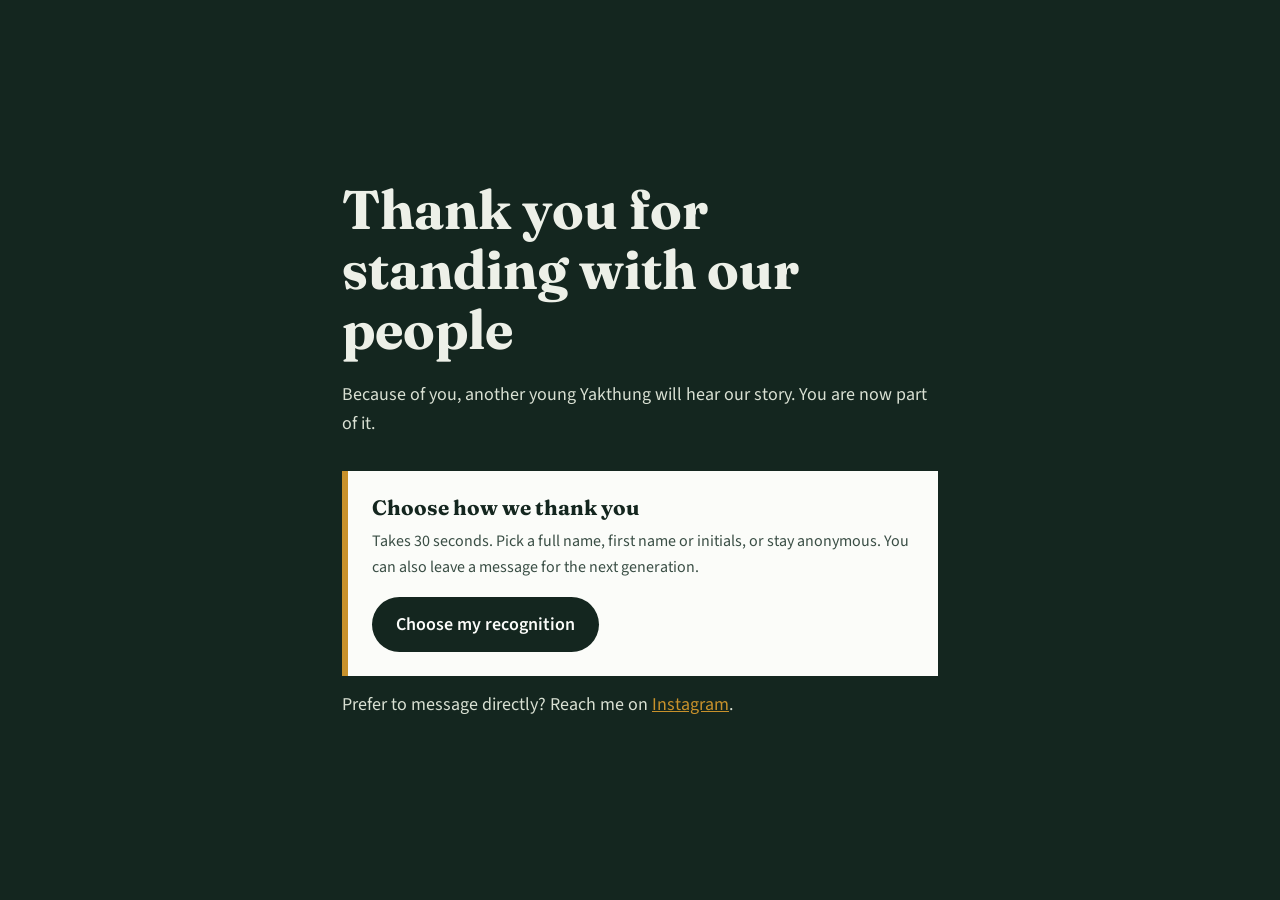
<file: yakthungforlife/thank-you.html>
<!DOCTYPE html>
<html lang="en">
<head>
<meta charset="utf-8">
<!-- Cloudflare Web Analytics --><script type='module' src='https://static.cloudflareinsights.com/beacon.min.js' data-cf-beacon='{"token": "e67f9ac42f994f4aa760be0be08aa999"}'></script><!-- End Cloudflare Web Analytics -->
<meta name="viewport" content="width=device-width, initial-scale=1">
<title>Thank you | Tracing the Yakthung</title>
<meta name="robots" content="noindex, nofollow">
<link rel="preconnect" href="https://fonts.googleapis.com">
<link rel="preconnect" href="https://fonts.gstatic.com" crossorigin>
<link href="https://fonts.googleapis.com/css2?family=Fraunces:opsz,wght@9..144,700&family=Source+Sans+3:wght@400;600&display=swap" rel="stylesheet">
<style>
:root{--mist:#EDF0E8;--ink:#14261F;--moss:#2F5A46;--clay:#A63A2B;--gold:#C8912B;--line:#C9D1C4;--white:#FBFCF9;
  --serif:"Fraunces",Georgia,serif;--sans:"Source Sans 3",system-ui,-apple-system,"Segoe UI",sans-serif}
*{box-sizing:border-box;margin:0;padding:0}
body{background:var(--ink);color:var(--mist);font:18px/1.65 var(--sans);min-height:100vh;display:flex;align-items:center}
:focus-visible{outline:3px solid var(--gold);outline-offset:3px}
.wrap{max-width:640px;margin:0 auto;padding:56px 22px}
h1{font:700 clamp(2.2rem,7vw,3.4rem)/1.1 var(--serif);margin-bottom:20px}
p{color:#D9E0D3;margin-top:14px}
.card{background:var(--white);color:var(--ink);padding:24px;margin-top:32px;border-left:6px solid var(--gold)}
.card h2{font:700 1.3rem var(--serif);margin-bottom:8px}
.card p{color:#3A4E45;margin-top:8px;font-size:1rem}
.btn{display:inline-block;background:var(--ink);color:var(--white);font-weight:600;text-decoration:none;padding:13px 24px;border-radius:999px;margin-top:16px}
.btn:hover{background:var(--moss)}
a.link{color:var(--gold)}
</style>
</head>
<body>
<div class="wrap">
  <h1>Thank you for standing with our people</h1>
  <p>Because of you, another young Yakthung will hear our story. You are now part of it.</p>

  <div class="card">
    <h2>Choose how we thank you</h2>
    <p>Takes 30 seconds. Pick a full name, first name or initials, or stay anonymous. You can also leave a message for the next generation.</p>
    <a class="btn" href="https://docs.google.com/forms/d/e/1FAIpQLSfa4FqYM398XxWlgHbu04T85wEgbGaf0qz-0CIhRECB-E01rQ/viewform?usp=dialog" rel="noopener">Choose my recognition</a>
  </div>

  <p>Prefer to message directly? Reach me on <a class="link" href="https://instagram.com/tsubashlimbu" rel="noopener">Instagram</a>.</p>
</div>
</body>
</html>
</file>
<file: assets/css/style.css>
/* ============================================
   TOKENS
   ============================================ */
:root {
  --ink:        #14181F;
  --ink-soft:   #1D232E;
  --parchment:  #F2E9D8;
  --parchment-dim: #A9A192;
  --brass:      #C08B3C;
  --brass-bright: #D6A257;
  --brass-dark: #7F5518; /* WCAG AA-safe brass for text on parchment */
  --juniper:    #5C7A63;
  --madder:     #8B4B3B;

  --font-display: "Fraunces", Georgia, serif;
  --font-body: "Work Sans", -apple-system, sans-serif;
  --font-mono: "Space Mono", monospace;

  --space-1: 0.5rem;
  --space-2: 1rem;
  --space-3: 1.75rem;
  --space-4: 3rem;
  --space-5: 5rem;
  --space-6: 8rem;

  --radius: 3px;
}

* { box-sizing: border-box; }


@media (prefers-reduced-motion: reduce) {
  html { scroll-behavior: auto; }
  *, *::before, *::after {
    animation-duration: 0.01ms !important;
    animation-iteration-count: 1 !important;
    transition-duration: 0.01ms !important;
  }
}

body {
  margin: 0;
  background: var(--parchment);
  color: var(--ink);
  font-family: var(--font-body);
  font-size: 16px;
  line-height: 1.6;
  -webkit-font-smoothing: antialiased;
}

h1, h2, h3 {
  font-family: var(--font-display);
  font-weight: 600;
  margin: 0;
  line-height: 1.05;
}

p { margin: 0; }

a {
  color: inherit;
  text-decoration: none;
}

.skip-link {
  position: absolute;
  left: -999px;
  top: 0;
  background: var(--brass);
  color: var(--ink);
  padding: var(--space-1) var(--space-2);
  z-index: 100;
}
.skip-link:focus {
  left: var(--space-2);
  top: var(--space-2);
}

:focus-visible {
  outline: 2px solid var(--brass);
  outline-offset: 3px;
}

/* ============================================
   EYEBROW / COORDINATE STAMP (signature motif)
   ============================================ */
.eyebrow {
  font-family: var(--font-mono);
  font-size: 0.72rem;
  letter-spacing: 0.18em;
  text-transform: uppercase;
  color: var(--brass-dark);
  margin-bottom: var(--space-2);
  display: block;
}
.eyebrow-dark { color: var(--brass-bright); }

/* eyebrow-dark sits on the dark book section by default (brass-bright passes
   there at 7.8:1), but it's reused on the parchment-background extras cards
   where brass-bright only hits 1.9:1. Override for that light context. */
.extras .eyebrow-dark { color: var(--brass-dark); }

.coordinate-stamp {
  font-family: var(--font-mono);
  font-size: 0.72rem;
  letter-spacing: 0.12em;
  color: var(--parchment-dim);
  text-transform: uppercase;
}

/* ============================================
   HEADER
   ============================================ */
.site-header {
  position: fixed;
  top: 0; left: 0; right: 0;
  z-index: 100;
  background: rgba(20, 24, 31, 0.92);
  backdrop-filter: blur(8px);
  display: flex;
  justify-content: space-between;
  align-items: center;
  padding: var(--space-3) var(--space-4);
}

/* Used on pages with no dark hero (Notes index, note pages) so the nav
   has a solid background to sit on instead of overlaying nothing. */
.site-header-static {
  position: sticky;
  top: 0;
  background: var(--ink);
}

.wordmark {
  font-family: var(--font-mono);
  font-weight: 700;
  letter-spacing: 0.08em;
  color: var(--parchment);
  font-size: 0.9rem;
}

.site-nav {
  display: flex;
  gap: var(--space-3);
}
.site-nav a {
  font-family: var(--font-mono);
  font-size: 0.75rem;
  letter-spacing: 0.08em;
  text-transform: uppercase;
  color: var(--parchment-dim);
  transition: color 0.2s ease;
}
.site-nav a:hover { color: var(--brass-bright); }
.site-nav a.is-current { color: var(--brass-bright); }

@media (max-width: 640px) {
  .site-nav { gap: var(--space-2); }
  .site-nav a { font-size: 0.65rem; }
  .site-header { padding: var(--space-2); }
}

/* ============================================
   HERO
   ============================================ */
.hero {
  position: relative;
  min-height: 100svh;
  background: var(--ink);
  color: var(--parchment);
  display: flex;
  flex-direction: column;
  align-items: center;
  justify-content: center;
  text-align: center;
  padding: var(--space-4) var(--space-2);
  overflow: hidden;
}

.contour-field {
  position: absolute;
  inset: 0;
  opacity: 0.5;
}
.contour-field svg {
  width: 100%;
  height: 100%;
}
.contour {
  fill: none;
  stroke-width: 1.4;
  stroke: var(--brass);
  opacity: 0.35;
}
.contour.c2 { stroke: var(--juniper); opacity: 0.28; }
.contour.c3 { stroke: var(--madder); opacity: 0.22; }
.contour.c4 { stroke: var(--brass); opacity: 0.18; }

.hero-name {
  position: relative;
  font-size: clamp(3rem, 12vw, 10rem);
  letter-spacing: -0.02em;
  line-height: 0.95;
  margin: var(--space-1) 0 var(--space-3);
}

.hero-role {
  position: relative;
  font-family: var(--font-display);
  font-style: italic;
  font-weight: 500;
  font-size: clamp(1.4rem, 3.2vw, 2.4rem);
  line-height: 1.2;
  color: var(--brass-bright);
  margin-bottom: var(--space-3);
}

.hero-sub {
  position: relative;
  max-width: 36rem;
  color: var(--parchment-dim);
  font-size: 1rem;
  margin-bottom: var(--space-3);
}

.cta-row {
  position: relative;
  display: flex;
  gap: var(--space-2);
  flex-wrap: wrap;
  justify-content: center;
  margin-top: var(--space-2);
}

.btn {
  font-family: var(--font-mono);
  font-size: 0.78rem;
  letter-spacing: 0.06em;
  text-transform: uppercase;
  padding: 0.95rem 1.8rem;
  border-radius: var(--radius);
  display: inline-block;
  transition: transform 0.18s ease, background 0.18s ease, color 0.18s ease, border-color 0.18s ease;
  border: 1px solid transparent;
}
.btn:hover { transform: translateY(-2px); }

.btn-brass {
  background: var(--brass);
  color: var(--ink);
}
.btn-brass:hover { background: var(--brass-bright); }

.btn-outline {
  border-color: var(--parchment-dim);
  color: var(--parchment);
}
.btn-outline:hover { border-color: var(--brass-bright); color: var(--brass-bright); }

.btn-outline-dark {
  border-color: var(--ink);
  color: var(--ink);
}
.btn-outline-dark:hover { border-color: var(--madder); color: var(--madder); }

.scroll-cue {
  position: absolute;
  bottom: var(--space-3);
  left: 50%;
  transform: translateX(-50%);
  width: 1px;
  height: 40px;
  background: var(--parchment-dim);
  opacity: 0.5;
  overflow: hidden;
}
.scroll-cue span {
  position: absolute;
  top: -40px;
  left: 0;
  width: 100%;
  height: 100%;
  background: var(--brass-bright);
  animation: scrollDrop 2.2s ease-in-out infinite;
}
@keyframes scrollDrop {
  0% { top: -40px; }
  60% { top: 40px; }
  100% { top: 40px; }
}
@media (prefers-reduced-motion: reduce) {
  .scroll-cue span { animation: none; top: 0; }
}

/* ============================================
   ABOUT
   ============================================ */
.about {
  padding: var(--space-5) var(--space-2);
  max-width: 68rem;
  margin: 0 auto;
}
.about-grid {
  display: grid;
  grid-template-columns: auto 1fr;
  gap: var(--space-4);
  align-items: start;
}
.about-mark {
  font-family: var(--font-display);
  font-style: italic;
  font-size: 5rem;
  color: var(--brass-dark);
  line-height: 1;
  border-left: 2px solid var(--ink);
  padding-left: var(--space-2);
}
.about-lead {
  font-size: clamp(1.05rem, 2vw, 1.35rem);
  max-width: 42rem;
  margin-bottom: var(--space-4);
}
.stat-row {
  list-style: none;
  display: flex;
  gap: var(--space-4);
  flex-wrap: wrap;
  padding: 0;
  margin: 0;
  border-top: 1px solid rgba(20,24,31,0.15);
  padding-top: var(--space-3);
}
.stat-row li {
  display: flex;
  flex-direction: column;
  align-items: center;
  text-align: center;
  gap: 0.3rem;
}
.stat-num {
  font-family: var(--font-mono);
  font-weight: 700;
  font-size: 1.1rem;
  color: var(--madder);
}
.stat-label {
  font-size: 0.8rem;
  color: var(--ink);
  opacity: 0.65;
}

@media (max-width: 640px) {
  .about-grid { grid-template-columns: 1fr; }
  .about-mark { border-left: none; border-top: 2px solid var(--ink); padding-left: 0; padding-top: var(--space-2); font-size: 3.5rem; }
}

/* ============================================
   BOOK
   ============================================ */
.book {
  background: var(--ink);
  color: var(--parchment);
  padding: var(--space-5) var(--space-2);
}
.book-grid {
  max-width: 68rem;
  margin: 0 auto;
  display: grid;
  grid-template-columns: 0.8fr 1.2fr;
  gap: var(--space-5);
  align-items: center;
}
.book-cover {
  aspect-ratio: 5/7.5;
  max-width: 320px;
  margin: 0 auto;
  border-radius: var(--radius);
  overflow: hidden;
  box-shadow: 0 30px 60px -20px rgba(0,0,0,0.6);
  position: relative;
  background: var(--ink);
}
.book-cover img {
  width: 100%;
  height: 100%;
  object-fit: contain;
  display: block;
}

.book-copy h2 {
  font-size: clamp(1.8rem, 3.5vw, 2.6rem);
  margin-bottom: var(--space-2);
}
.book-copy p {
  color: var(--parchment-dim);
  max-width: 32rem;
  margin-bottom: var(--space-3);
}
.buy-row {
  display: flex;
  gap: var(--space-2);
  flex-wrap: wrap;
  margin-bottom: var(--space-2);
}
.buy-row .btn-outline-dark {
  border-color: var(--parchment-dim);
  color: var(--parchment);
}
.buy-row .btn-outline-dark:hover {
  border-color: var(--brass-bright);
  color: var(--brass-bright);
}
.buy-note {
  font-size: 0.75rem;
  color: var(--parchment-dim);
  opacity: 0.7;
}

/* Amazon review pull-quote, sits in the dark book section */
.review-card {
  margin: var(--space-3) 0 0;
  padding: var(--space-2) var(--space-3);
  border-left: 2px solid var(--brass);
  max-width: 32rem;
}
.review-stars {
  color: var(--brass-bright);
  letter-spacing: 0.1em;
  font-size: 0.9rem;
  margin-bottom: 0.4rem;
}
.review-quote {
  font-family: var(--font-display);
  font-style: italic;
  font-size: 1.15rem;
  color: var(--parchment);
  margin-bottom: 0.3rem;
}
.review-attr {
  font-family: var(--font-mono);
  font-size: 0.72rem;
  letter-spacing: 0.05em;
  text-transform: uppercase;
  color: var(--parchment-dim);
  opacity: 0.8;
  margin-bottom: 0.8rem;
  display: block;
}
.review-body {
  color: var(--parchment-dim);
  font-size: 0.88rem;
}

@media (max-width: 780px) {
  .book-grid { grid-template-columns: 1fr; }
  .book-cover { max-width: 260px; margin: 0 auto; }
}

/* ============================================
   EXTRAS (QUIZ + CLAN CHART)
   ============================================ */
.extras {
  background: var(--parchment);
  padding: var(--space-5) var(--space-2);
  max-width: 68rem;
  margin: 0 auto;
}
.extras-grid {
  display: grid;
  grid-template-columns: 1fr 1fr;
  gap: var(--space-3);
}
.extra-card {
  background: rgba(20,24,31,0.03);
  border: 1px solid rgba(20,24,31,0.1);
  border-radius: var(--radius);
  padding: var(--space-3);
  display: flex;
  flex-direction: column;
  align-items: flex-start;
  gap: var(--space-1);
}
.extra-card h3 {
  font-size: 1.3rem;
  margin: 0.2rem 0 var(--space-1);
}
.extra-card p {
  font-size: 0.92rem;
  opacity: 0.8;
  margin-bottom: var(--space-2);
}
.extra-card .btn {
  margin-top: 0.2rem;
}
.type-badges {
  list-style: none;
  display: flex;
  flex-wrap: wrap;
  gap: 0.5rem;
  padding: 0;
  margin: var(--space-2) 0 0;
}
.type-badges a {
  font-family: var(--font-mono);
  font-size: 0.68rem;
  letter-spacing: 0.04em;
  text-transform: uppercase;
  color: var(--ink);
  background: rgba(192,139,60,0.15);
  border: 1px solid rgba(192,139,60,0.4);
  border-radius: 999px;
  padding: 0.35rem 0.75rem;
  display: inline-block;
  transition: background 0.2s ease, border-color 0.2s ease;
}
.type-badges a:hover {
  background: rgba(192,139,60,0.3);
  border-color: var(--brass);
}

/* "Pay what you feel" label under the clan chart CTA */
.price-tag {
  font-family: var(--font-mono);
  font-size: 0.68rem;
  letter-spacing: 0.05em;
  text-transform: uppercase;
  color: var(--juniper);
  margin-top: 0.4rem;
}

@media (max-width: 780px) {
  .extras-grid { grid-template-columns: 1fr; }
}

/* ============================================
   SHALL EXPLORE
   ============================================ */
.explore {
  padding: var(--space-5) var(--space-2);
  max-width: 68rem;
  margin: 0 auto;
  text-align: center;
}
.explore-title {
  font-size: clamp(1.6rem, 3.5vw, 2.4rem);
  max-width: 36rem;
  margin: 0 auto var(--space-5);
}
.pillar-grid {
  display: grid;
  grid-template-columns: repeat(3, 1fr);
  gap: var(--space-3);
  margin-bottom: var(--space-4);
  text-align: left;
}
.pillar {
  background: rgba(20,24,31,0.03);
  border: 1px solid rgba(20,24,31,0.1);
  border-radius: var(--radius);
  padding: var(--space-3);
}
.pillar-mark {
  font-size: 1.4rem;
  color: var(--juniper);
  display: block;
  margin-bottom: var(--space-2);
}
.pillar h3 {
  font-size: 1.2rem;
  margin-bottom: var(--space-1);
}
.pillar p {
  font-size: 0.92rem;
  opacity: 0.75;
}

@media (max-width: 780px) {
  .pillar-grid { grid-template-columns: 1fr; }
}

/* ============================================
   MANIFESTO
   ============================================ */
.manifesto {
  background: var(--madder);
  color: var(--parchment);
  padding: var(--space-6) var(--space-2);
  text-align: center;
}
.manifesto blockquote {
  margin: 0;
  font-family: var(--font-display);
  font-style: italic;
  font-weight: 500;
  font-size: clamp(1.6rem, 4.5vw, 3rem);
  line-height: 1.25;
  max-width: 42rem;
  margin: 0 auto;
}

/* ============================================
   CONTACT
   ============================================ */
.contact {
  padding: var(--space-6) var(--space-2) var(--space-5);
  max-width: 40rem;
  margin: 0 auto;
  text-align: center;
}
.contact h2 {
  font-size: clamp(1.8rem, 3.5vw, 2.6rem);
  margin-bottom: var(--space-2);
}
.contact-sub {
  opacity: 0.7;
  margin-bottom: var(--space-3);
}

.contact-form {
  display: flex;
  flex-direction: column;
  gap: var(--space-2);
  text-align: left;
  margin-top: var(--space-3);
}
.form-field {
  display: flex;
  flex-direction: column;
  gap: 0.3rem;
}
.form-field label {
  font-family: var(--font-mono);
  font-size: 0.7rem;
  letter-spacing: 0.08em;
  text-transform: uppercase;
  color: var(--brass-dark);
}
.form-field input, .form-field textarea {
  font-family: var(--font-body);
  font-size: 0.95rem;
  padding: 0.7rem 0.8rem;
  border: 1px solid rgba(20,24,31,0.2);
  border-radius: var(--radius);
  background: rgba(255,255,255,0.5);
  color: var(--ink);
  resize: vertical;
}
.form-field input:focus, .form-field textarea:focus {
  outline: 2px solid var(--brass);
  outline-offset: 1px;
  border-color: var(--brass);
}
.contact-form .btn {
  align-self: flex-start;
  border: none;
  cursor: pointer;
  font-family: var(--font-mono);
}
.contact-alt {
  margin-top: var(--space-2);
  font-size: 0.85rem;
  opacity: 0.85;
  display: flex;
  align-items: center;
  justify-content: center;
  gap: 0.5rem;
  flex-wrap: wrap;
}
.contact-email {
  font-family: var(--font-mono);
  color: var(--ink);
}
.copy-btn {
  font-family: var(--font-mono);
  font-size: 0.68rem;
  letter-spacing: 0.06em;
  text-transform: uppercase;
  color: var(--madder);
  background: none;
  border: 1px solid var(--madder);
  border-radius: var(--radius);
  padding: 0.25rem 0.6rem;
  cursor: pointer;
  transition: background 0.18s ease, color 0.18s ease;
}
.copy-btn:hover { background: var(--madder); color: var(--parchment); }
.copy-btn.is-copied {
  background: var(--juniper);
  border-color: var(--juniper);
  color: var(--parchment);
}

.social-grid {
  list-style: none;
  display: flex;
  justify-content: center;
  gap: var(--space-3);
  flex-wrap: wrap;
  padding: 0;
  margin: var(--space-4) 0 0;
  border-top: 1px solid rgba(20,24,31,0.15);
  padding-top: var(--space-3);
}
.social-grid a {
  font-family: var(--font-mono);
  font-size: 0.78rem;
  letter-spacing: 0.06em;
  text-transform: uppercase;
  padding-bottom: 3px;
  border-bottom: 1px solid transparent;
  transition: border-color 0.2s ease, color 0.2s ease;
}
.social-grid a:hover {
  color: var(--madder);
  border-color: var(--madder);
}

/* ============================================
   NOTES (index + individual note pages)
   ============================================ */
.notes-hero {
  background: var(--ink);
  color: var(--parchment);
  padding: var(--space-5) var(--space-2) var(--space-4);
  text-align: center;
}
.notes-hero h1 {
  font-size: clamp(2rem, 5vw, 3.2rem);
  margin: var(--space-1) 0 var(--space-2);
}
.notes-hero-sub {
  color: var(--parchment-dim);
  max-width: 34rem;
  margin: 0 auto;
}

.notes-list {
  max-width: 42rem;
  margin: 0 auto;
  padding: var(--space-5) var(--space-2);
  display: flex;
  flex-direction: column;
  gap: var(--space-3);
}
.note-card {
  border-bottom: 1px solid rgba(20,24,31,0.12);
  padding-bottom: var(--space-3);
}
.note-date {
  font-family: var(--font-mono);
  font-size: 0.72rem;
  letter-spacing: 0.1em;
  text-transform: uppercase;
  color: var(--brass-dark);
  margin-bottom: 0.4rem;
}
.note-card h2 {
  font-size: 1.4rem;
  margin-bottom: 0.5rem;
}
.note-card h2 a:hover { color: var(--madder); }
.note-excerpt {
  opacity: 0.75;
  margin-bottom: var(--space-1);
}
.note-link {
  font-family: var(--font-mono);
  font-size: 0.78rem;
  letter-spacing: 0.06em;
  text-transform: uppercase;
  color: var(--madder);
}
.note-link:hover { text-decoration: underline; }

.note-page {
  max-width: 40rem;
  margin: 0 auto;
  padding: var(--space-5) var(--space-2);
}
.note-back {
  font-family: var(--font-mono);
  font-size: 0.75rem;
  letter-spacing: 0.06em;
  text-transform: uppercase;
  color: var(--brass-dark);
  display: inline-block;
  margin-bottom: var(--space-3);
}
.note-back:hover { color: var(--madder); }
.note-page h1 {
  font-size: clamp(1.8rem, 4vw, 2.6rem);
  margin: 0.3rem 0 var(--space-1);
}
.note-page-date {
  font-family: var(--font-mono);
  font-size: 0.75rem;
  opacity: 0.6;
  margin-bottom: var(--space-3);
}
.note-page-intro {
  font-size: 1.05rem;
  margin-bottom: var(--space-3);
}
.note-page-outro {
  margin-top: var(--space-3);
  opacity: 0.7;
  font-size: 0.9rem;
}

.fav-table {
  width: 100%;
  border-collapse: collapse;
  margin: var(--space-3) 0;
  font-size: 0.95rem;
}
.fav-table th, .fav-table td {
  text-align: left;
  padding: 0.7rem 0.8rem;
  border-bottom: 1px solid rgba(20,24,31,0.12);
  vertical-align: top;
}
.fav-table th {
  font-family: var(--font-mono);
  font-size: 0.75rem;
  letter-spacing: 0.05em;
  text-transform: uppercase;
  color: var(--brass-dark);
  width: 40%;
  font-weight: 700;
}
.fav-table tr:last-child th, .fav-table tr:last-child td { border-bottom: none; }

@media (max-width: 640px) {
  .fav-table th, .fav-table td { padding: 0.6rem 0.5rem; font-size: 0.88rem; }
  .fav-table th { width: 45%; }
}

/* ============================================
   FOOTER
   ============================================ */
.site-footer {
  background: var(--ink);
  color: var(--parchment-dim);
  text-align: center;
  padding: var(--space-4) var(--space-2);
  display: flex;
  flex-direction: column;
  gap: var(--space-1);
}
.site-footer p:last-child {
  font-size: 0.8rem;
}
.extras .work-title { font-family: 'Fraunces', serif; margin: 0 0 2rem; } { font-family: 'Fraunces', serif; margin: 0 0 2rem; }
.work-grid { display: grid; grid-template-columns: repeat(2, minmax(0, 1fr)); gap: 1.5rem; }
.work-links { display: flex; flex-wrap: wrap; gap: 0.75rem; margin-top: 1rem; }
@media (max-width: 700px) {
  .work-grid { grid-template-columns: 1fr; }

}.wordmark,
.site-nav a {
  white-space: nowrap;
}

@media (max-width: 600px) {
  .site-header {
    flex-wrap: wrap;  
    row-gap: 8px;
  .site-nav .nav-pill { display: none; }
  .hero-eyebrow { letter-spacing: 0.1em; font-size: 0.66rem; }
  }
  .site-nav {
    gap: 14px;
  }
  .site-nav a {
    font-size: 0.72rem;
    letter-spacing: 0.08em;
  } 
}
#work .work-subhead {
  display: block;
  margin: 4rem 0 1.5rem;
  padding-top: 2rem;
  border-top: 1px solid rgba(0, 0, 0, 0.18);
}

@media (max-width: 600px) {
  #work .work-subhead {
    margin-top: 3.5rem;
  }
}

   .footer-links { display: flex; justify-content: center; gap: var(--space-3); flex-wrap: wrap; }
   .footer-links a { color: var(--parchment-dim); text-decoration: underline; text-underline-offset: 3px; }
   .footer-links a:hover { color: var(--brass-bright); }

      .extra-card p.eyebrow { opacity: 1; }
      html.lenis, html.lenis body { height: auto; }
.lenis.lenis-smooth { scroll-behavior: auto !important; }
.lenis.lenis-stopped { overflow: hidden; }
html { scroll-padding-top: 80px; }
/* ============================================
   TERAFAB-STYLE ADDITIONS
   ============================================ */

/* Nav pill */
.site-nav .nav-pill {
  color: var(--brass-bright);
  border: 1px solid var(--brass);
  border-radius: 999px;
  padding: 0.45rem 1rem;
}
.site-nav .nav-pill:hover { background: var(--brass); color: var(--ink); }

/* Hero extras */
.hero-eyebrow { position: relative; margin-bottom: var(--space-1); }
.hero-video {
  position: absolute;
  inset: 0;
  width: 100%;
  height: 100%;
  object-fit: cover;
}
.hero-overlay {
  position: absolute;
  inset: 0;
  background: linear-gradient(180deg, rgba(20,24,31,0.55) 0%, rgba(20,24,31,0.85) 100%);
}
.hero .btn { border-radius: 999px; }

/* Proof strip */
.proof {
  background: var(--ink-soft);
  color: var(--parchment);
  padding: var(--space-5) var(--space-2) var(--space-4);
}
.proof-grid {
  max-width: 68rem;
  margin: 0 auto;
  padding: 0;
  list-style: none;
  display: grid;
  grid-template-columns: repeat(4, 1fr);
  gap: var(--space-3);
  text-align: center;
}
.proof-num {
  display: block;
  font-family: var(--font-display);
  font-size: clamp(2rem, 5vw, 3.6rem);
  line-height: 1;
  color: var(--brass-bright);
}
.proof-label {
  display: block;
  margin-top: 0.6rem;
  font-family: var(--font-mono);
  font-size: 0.7rem;
  letter-spacing: 0.12em;
  text-transform: uppercase;
  color: var(--parchment-dim);
}
.proof-platforms {
  max-width: 68rem;
  margin: var(--space-4) auto 0;
  padding-top: var(--space-3);
  border-top: 1px solid rgba(242,233,216,0.12);
  display: flex;
  flex-wrap: wrap;
  justify-content: center;
  align-items: center;
  gap: 0.6rem 1.8rem;
  font-family: var(--font-mono);
  font-size: 0.78rem;
  letter-spacing: 0.08em;
  text-transform: uppercase;
  color: var(--parchment-dim);
}
.proof-platforms .eyebrow { margin: 0; }

/* Statement */
.statement {
  background: var(--ink);
  color: var(--parchment);
  padding: var(--space-6) var(--space-2);
  text-align: center;
}
.statement p {
  max-width: 46rem;
  margin: 0 auto;
  font-family: var(--font-display);
  font-weight: 500;
  font-size: clamp(1.6rem, 4vw, 3rem);
  line-height: 1.25;
}
.statement em { color: var(--brass-bright); }

/* What I've built */
.build {
  max-width: 68rem;
  margin: 0 auto;
  padding: var(--space-6) var(--space-2) var(--space-5);
}
.build-title {
  font-size: clamp(1.8rem, 4vw, 3rem);
  max-width: 36rem;
  margin-bottom: var(--space-4);
}
.build-grid {
  display: grid;
  grid-template-columns: repeat(3, 1fr);
  gap: var(--space-4);
}
.build-col {
  border-top: 2px solid var(--ink);
  padding-top: var(--space-2);
}
.build-col h3 { font-size: 1.4rem; margin-bottom: var(--space-2); }
.build-col ul { margin: 0; padding-left: 1.1rem; }
.build-col li { margin-bottom: 0.6rem; opacity: 0.85; }

@media (max-width: 780px) {
  .proof-grid { grid-template-columns: repeat(2, 1fr); row-gap: var(--space-4); }
  .build-grid { grid-template-columns: 1fr; gap: var(--space-3); }
}
/* Explore banner (full-bleed, one headline) */
.explore-banner {
  position: relative;
  min-height: 60svh;
  display: flex;
  align-items: center;
  justify-content: center;
  text-align: center;
  padding: var(--space-5) var(--space-2);
  color: var(--parchment);
  background: var(--ink-soft);
  border-top: 1px solid rgba(192,139,60,0.35);
  border-bottom: 1px solid rgba(192,139,60,0.35);
}
.explore-banner-inner { max-width: 46rem; }
.explore-banner-title {
  font-size: clamp(2rem, 6vw, 4.5rem);
  line-height: 1.1;
  margin-bottom: var(--space-3);
}
.explore-banner .btn { border-radius: 999px; }

/* Closing CTA */
.contact h2 { font-size: clamp(2.2rem, 6vw, 4rem); }

/* Header alignment fix */
.site-header { align-items: center; }
.site-header .site-nav { align-items: center; }
.site-nav a { line-height: 1; }

@media (max-width: 600px) {
  .site-header { flex-wrap: nowrap; padding: 1rem 0.9rem; }
  .site-nav { gap: 1rem; }
  .site-nav a { font-size: 0.68rem; letter-spacing: 0.06em; }
  .site-nav .nav-pill { display: none; }
  .wordmark { font-size: 0.85rem; }
  .hero-eyebrow { font-size: 0.66rem; letter-spacing: 0.1em; }
}

/* "Find my work on" row: label on its own line */
.proof-platforms .eyebrow { width: 100%; text-align: center; }
</file>
